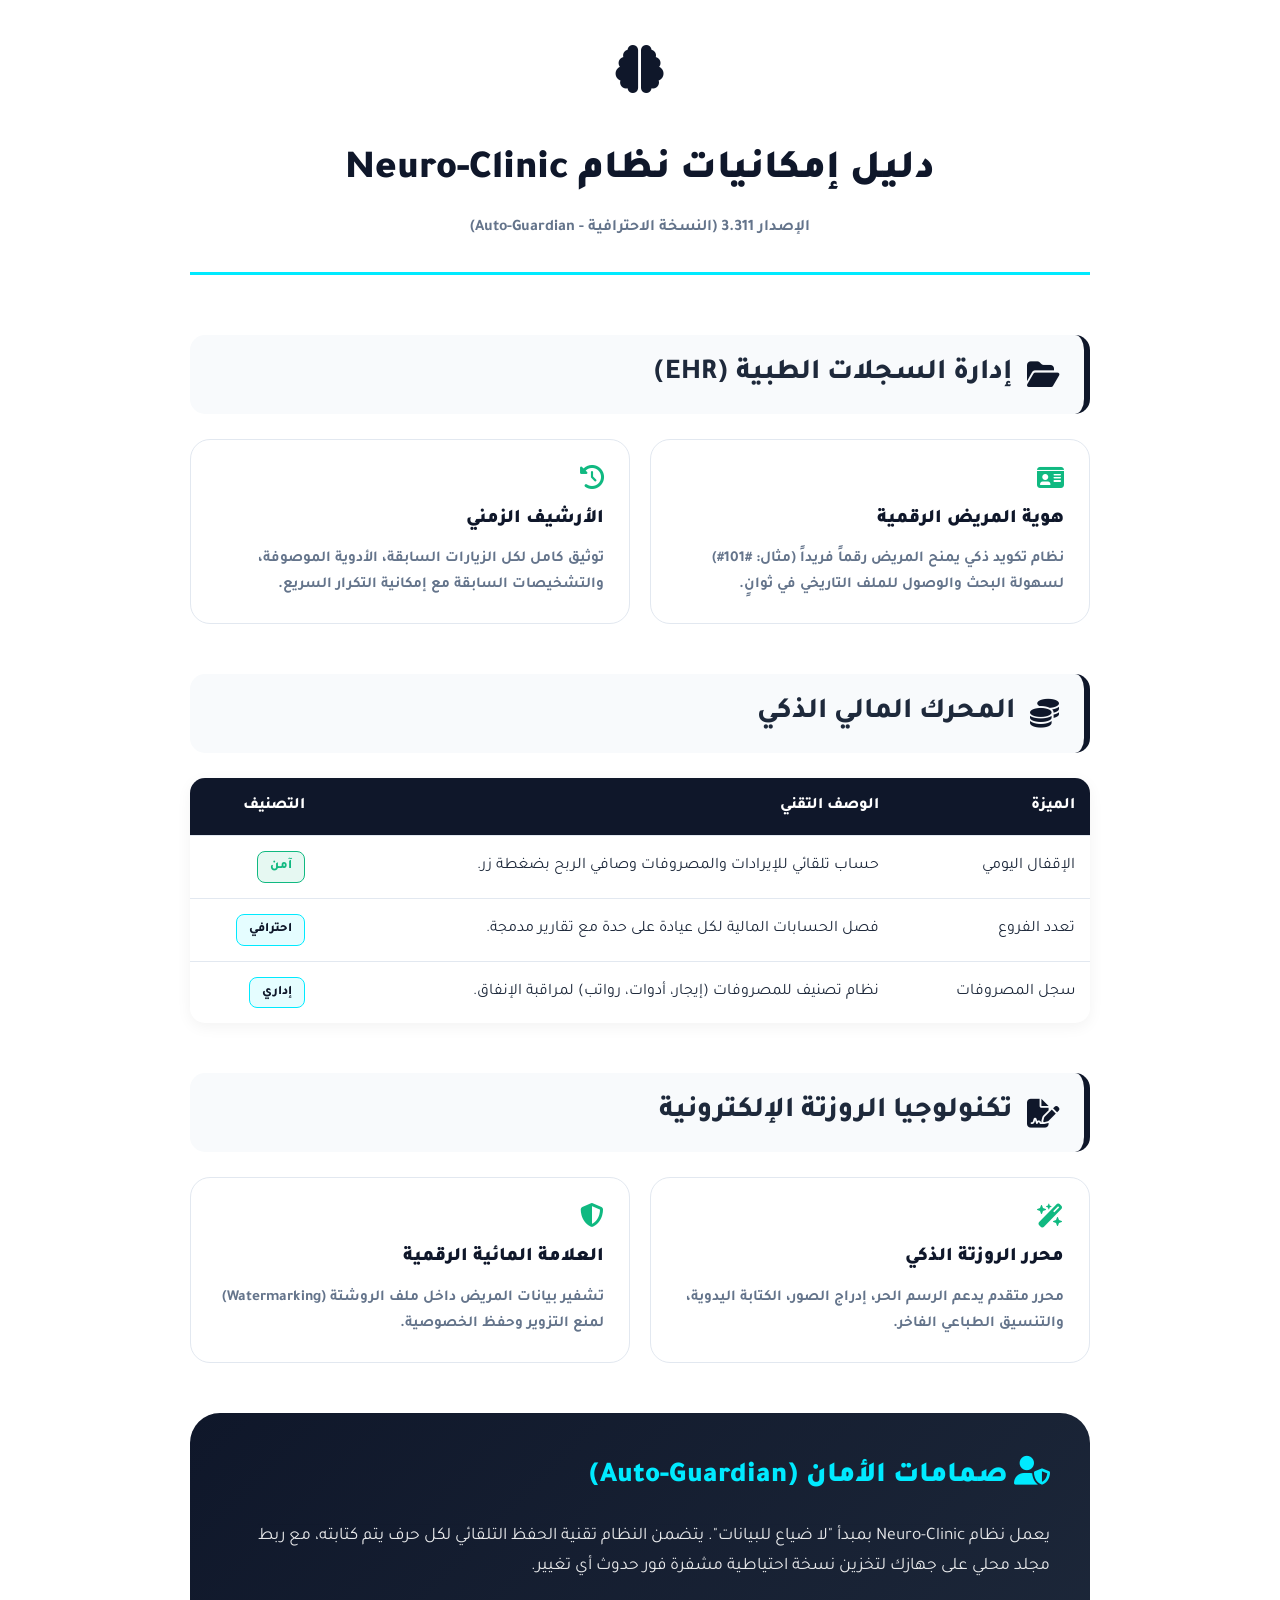
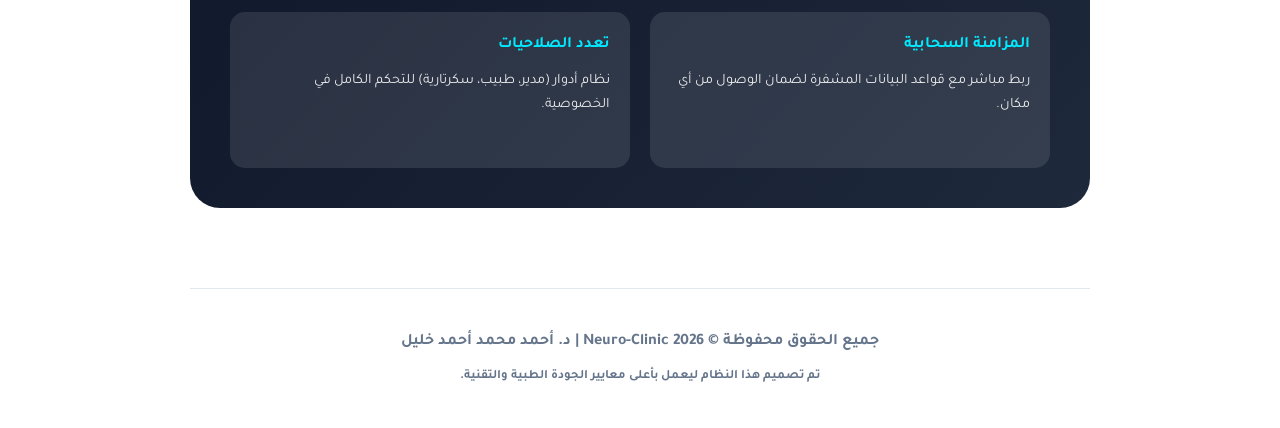
<file: capabilities_guide.html>
<!DOCTYPE html>
<html lang="ar" dir="rtl">

<head>
    <meta charset="UTF-8">
    <meta name="viewport" content="width=device-width, initial-scale=1.0">
    <title>دليل الإمكانيات | Neuro-Clinic Pro</title>
    <link href="https://fonts.googleapis.com/css2?family=Tajawal:wght@400;500;700;800;900&display=swap"
        rel="stylesheet">
    <link rel="stylesheet" href="https://cdnjs.cloudflare.com/ajax/libs/font-awesome/6.4.0/css/all.min.css">
    <style>
        :root {
            --primary: #0f172a;
            --accent: #00eaff;
            --success: #10b981;
            --warning: #f59e0b;
            --danger: #ef4444;
            --text-main: #1e293b;
            --text-muted: #64748b;
            --bg-light: #f8fafc;
        }

        * {
            box-sizing: border-box;
            margin: 0;
            padding: 0;
        }

        body {
            font-family: 'Tajawal', sans-serif;
            background-color: #fff;
            color: var(--text-main);
            line-height: 1.7;
            padding: 40px;
        }

        .container {
            max-width: 900px;
            margin: 0 auto;
        }

        header {
            text-align: center;
            margin-bottom: 60px;
            padding-bottom: 30px;
            border-bottom: 3px solid var(--accent);
        }

        .logo-area {
            font-size: 3rem;
            color: var(--primary);
            margin-bottom: 15px;
        }

        h1 {
            font-weight: 900;
            font-size: 2.5rem;
            color: var(--primary);
        }

        .version {
            color: var(--text-muted);
            font-weight: 700;
            margin-top: 10px;
        }

        section {
            margin-bottom: 50px;
            page-break-inside: avoid;
        }

        .section-header {
            display: flex;
            align-items: center;
            gap: 15px;
            margin-bottom: 25px;
            background: var(--bg-light);
            padding: 15px 25px;
            border-radius: 15px;
            border-right: 6px solid var(--primary);
        }

        .section-header i {
            font-size: 1.8rem;
            color: var(--primary);
        }

        .section-header h2 {
            font-size: 1.8rem;
            font-weight: 800;
        }

        .feature-grid {
            display: grid;
            grid-template-columns: 1fr 1fr;
            gap: 20px;
        }

        .feature-card {
            background: #fff;
            border: 1px solid #e2e8f0;
            padding: 25px;
            border-radius: 20px;
            transition: 0.3s;
        }

        .feature-card i {
            font-size: 1.5rem;
            color: var(--success);
            margin-bottom: 15px;
            display: block;
        }

        .feature-card h3 {
            font-size: 1.2rem;
            font-weight: 900;
            margin-bottom: 10px;
            color: var(--primary);
        }

        .feature-card p {
            font-size: 0.95rem;
            color: var(--text-muted);
            font-weight: 600;
        }

        table {
            width: 100%;
            border-collapse: collapse;
            margin-top: 20px;
            border-radius: 15px;
            overflow: hidden;
            box-shadow: 0 4px 15px rgba(0, 0, 0, 0.05);
        }

        th,
        td {
            padding: 15px;
            text-align: right;
            border-bottom: 1px solid #e2e8f0;
        }

        th {
            background-color: var(--primary);
            color: #fff;
            font-weight: 800;
        }

        tr:last-child td {
            border-bottom: none;
        }

        .badge {
            padding: 4px 12px;
            border-radius: 8px;
            font-size: 0.8rem;
            font-weight: 800;
            display: inline-block;
        }

        .badge-pro {
            background: rgba(0, 234, 255, 0.1);
            color: var(--primary);
            border: 1px solid var(--accent);
        }

        .badge-locked {
            background: rgba(16, 185, 129, 0.1);
            color: var(--success);
            border: 1px solid var(--success);
        }

        .tech-box {
            background: linear-gradient(135deg, #0f172a 0%, #1e293b 100%);
            color: #fff;
            padding: 40px;
            border-radius: 30px;
            margin-top: 40px;
            position: relative;
            overflow: hidden;
        }

        .tech-box h2 {
            color: var(--accent);
            margin-bottom: 20px;
            font-size: 1.8rem;
            font-weight: 900;
        }

        .tech-box p {
            opacity: 0.9;
            font-size: 1.1rem;
            margin-bottom: 30px;
        }

        .footer {
            text-align: center;
            margin-top: 80px;
            padding-top: 40px;
            border-top: 1px solid #e2e8f0;
            color: var(--text-muted);
            font-weight: 700;
        }

        @media print {
            body {
                padding: 0;
            }

            .container {
                max-width: 100%;
            }

            .feature-card {
                border: 1px solid #eee;
            }

            .tech-box {
                background: #f0f4f8 !important;
                color: #000 !important;
                border: 2px solid #000;
            }

            .tech-box h2 {
                color: #000 !important;
            }

            .tech-box p {
                color: #333 !important;
            }
        }
    </style>
</head>

<body>
    <div class="container">
        <header>
            <div class="logo-area">
                <i class="fa-solid fa-brain"></i>
            </div>
            <h1>دليل إمكانيات نظام Neuro-Clinic</h1>
            <p class="version">الإصدار 3.311 (النسخة الاحترافية - Auto-Guardian)</p>
        </header>

        <!-- Core Module -->
        <section>
            <div class="section-header">
                <i class="fa-solid fa-folder-open"></i>
                <h2>إدارة السجلات الطبية (EHR)</h2>
            </div>
            <div class="feature-grid">
                <div class="feature-card">
                    <i class="fa-solid fa-id-card"></i>
                    <h3>هوية المريض الرقمية</h3>
                    <p>نظام تكويد ذكي يمنح المريض رقماً فريداً (مثال: #101#) لسهولة البحث والوصول للملف التاريخي في
                        ثوانٍ.</p>
                </div>
                <div class="feature-card">
                    <i class="fa-solid fa-clock-rotate-left"></i>
                    <h3>الأرشيف الزمني</h3>
                    <p>توثيق كامل لكل الزيارات السابقة، الأدوية الموصوفة، والتشخيصات السابقة مع إمكانية التكرار السريع.
                    </p>
                </div>
            </div>
        </section>

        <!-- Finance Module -->
        <section>
            <div class="section-header">
                <i class="fa-solid fa-coins"></i>
                <h2>المحرك المالي الذكي</h2>
            </div>
            <table>
                <thead>
                    <tr>
                        <th>الميزة</th>
                        <th>الوصف التقني</th>
                        <th>التصنيف</th>
                    </tr>
                </thead>
                <tbody>
                    <tr>
                        <td>الإقفال اليومي</td>
                        <td>حساب تلقائي للإيرادات والمصروفات وصافي الربح بضغطة زر.</td>
                        <td><span class="badge badge-locked">آمن</span></td>
                    </tr>
                    <tr>
                        <td>تعدد الفروع</td>
                        <td>فصل الحسابات المالية لكل عيادة على حدة مع تقارير مدمجة.</td>
                        <td><span class="badge badge-pro">احترافي</span></td>
                    </tr>
                    <tr>
                        <td>سجل المصروفات</td>
                        <td>نظام تصنيف للمصروفات (إيجار، أدوات، رواتب) لمراقبة الإنفاق.</td>
                        <td><span class="badge badge-pro">إداري</span></td>
                    </tr>
                </tbody>
            </table>
        </section>

        <!-- Prescription Tech -->
        <section>
            <div class="section-header">
                <i class="fa-solid fa-file-signature"></i>
                <h2>تكنولوجيا الروزتة الإلكترونية</h2>
            </div>
            <div class="feature-grid">
                <div class="feature-card">
                    <i class="fa-solid fa-wand-magic-sparkles"></i>
                    <h3>محرر الروزتة الذكي</h3>
                    <p>محرر متقدم يدعم الرسم الحر، إدراج الصور، الكتابة اليدوية، والتنسيق الطباعي الفاخر.</p>
                </div>
                <div class="feature-card">
                    <i class="fa-solid fa-shield-halved"></i>
                    <h3>العلامة المائية الرقمية</h3>
                    <p>تشفير بيانات المريض داخل ملف الروشتة (Watermarking) لمنع التزوير وحفظ الخصوصية.</p>
                </div>
            </div>
        </section>

        <!-- Data Security -->
        <section class="tech-box">
            <h2><i class="fa-solid fa-user-shield"></i> صمامات الأمان (Auto-Guardian)</h2>
            <p>يعمل نظام Neuro-Clinic بمبدأ "لا ضياع للبيانات". يتضمن النظام تقنية الحفظ التلقائي لكل حرف يتم كتابته، مع
                ربط مجلد محلي على جهازك لتخزين نسخة احتياطية مشفرة فور حدوث أي تغيير.</p>
            <div style="display: grid; grid-template-columns: 1fr 1fr; gap: 20px;">
                <div style="background: rgba(255,255,255,0.1); padding: 20px; border-radius: 15px;">
                    <h4 style="color: var(--accent); margin-bottom: 10px;">المزامنة السحابية</h4>
                    <p style="font-size: 0.9rem;">ربط مباشر مع قواعد البيانات المشفرة لضمان الوصول من أي مكان.</p>
                </div>
                <div style="background: rgba(255,255,255,0.1); padding: 20px; border-radius: 15px;">
                    <h4 style="color: var(--accent); margin-bottom: 10px;">تعدد الصلاحيات</h4>
                    <p style="font-size: 0.9rem;">نظام أدوار (مدير، طبيب، سكرتارية) للتحكم الكامل في الخصوصية.</p>
                </div>
            </div>
        </section>

        <footer class="footer">
            <p>جميع الحقوق محفوظة &copy; 2026 Neuro-Clinic | د. أحمد محمد أحمد خليل</p>
            <p style="margin-top: 10px; font-size: 0.8rem;">تم تصميم هذا النظام ليعمل بأعلى معايير الجودة الطبية
                والتقنية.</p>
        </footer>
    </div>
</body>

</html>
</file>
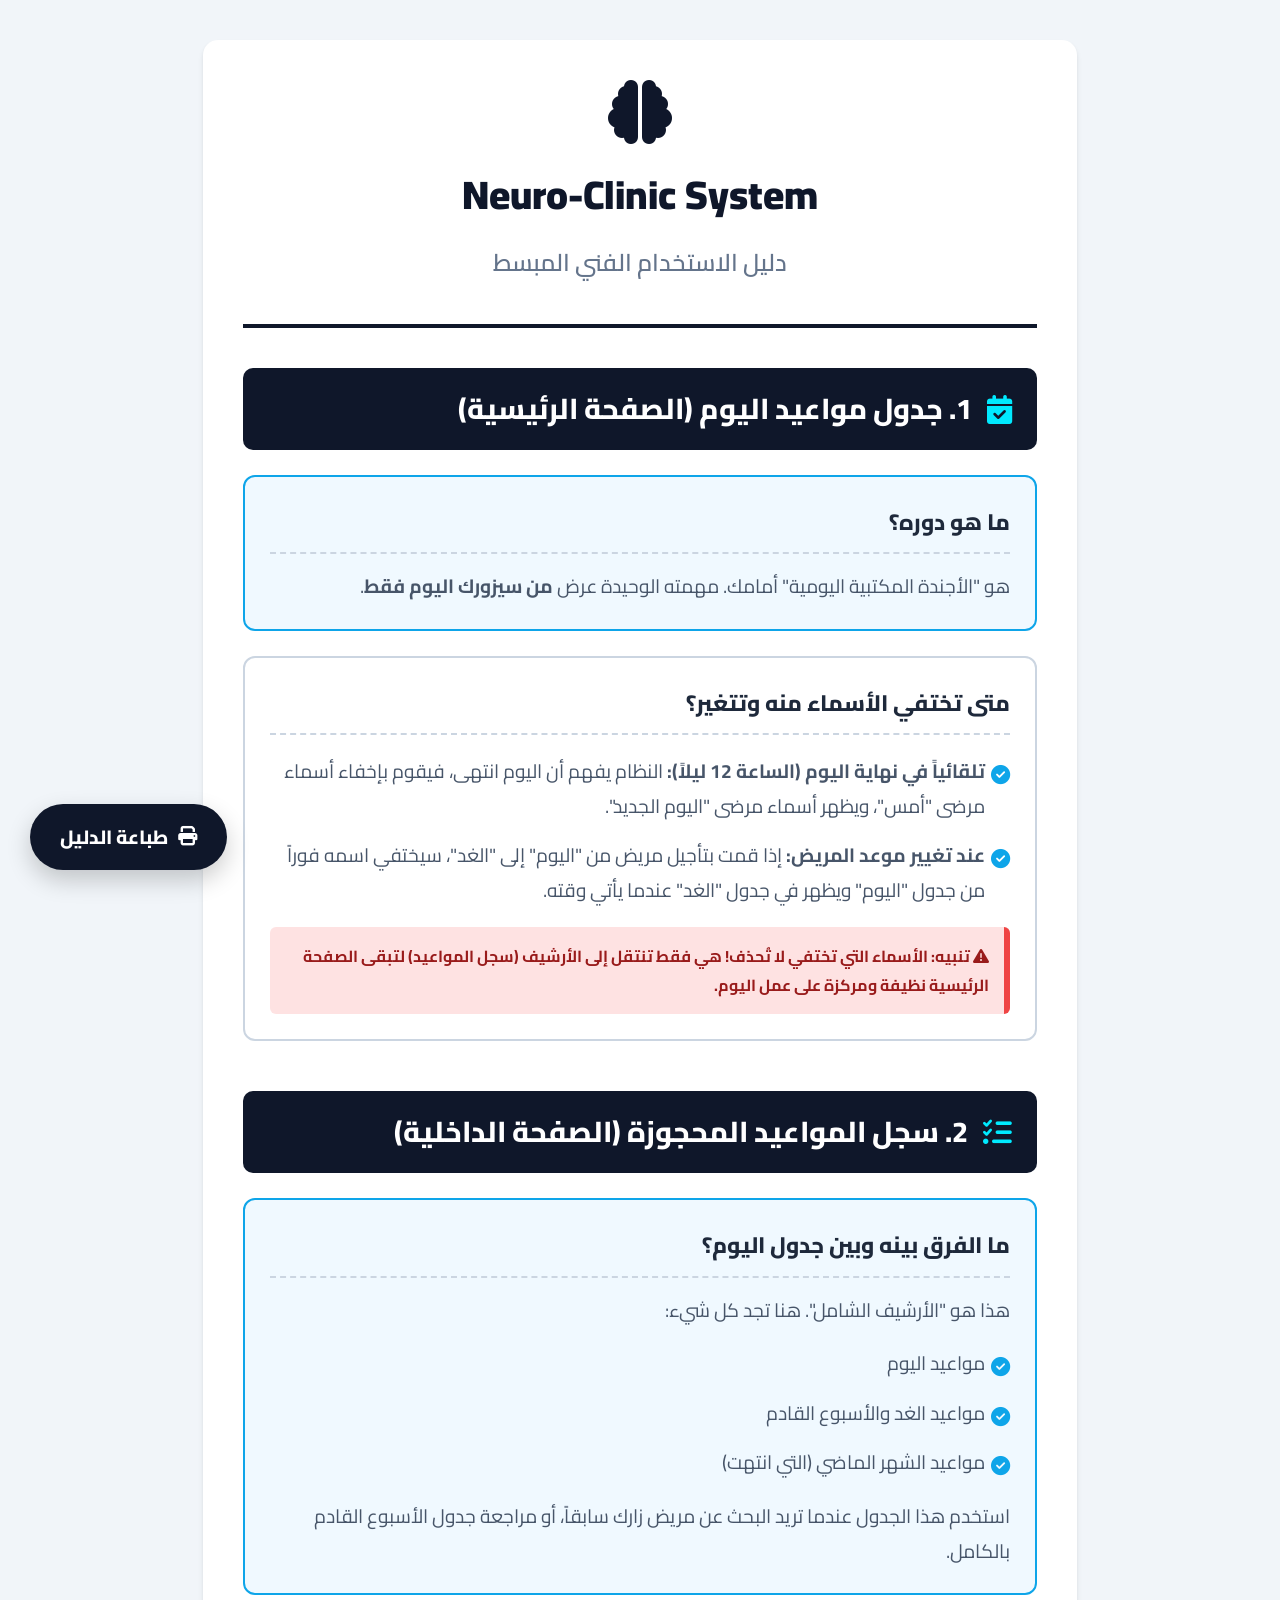
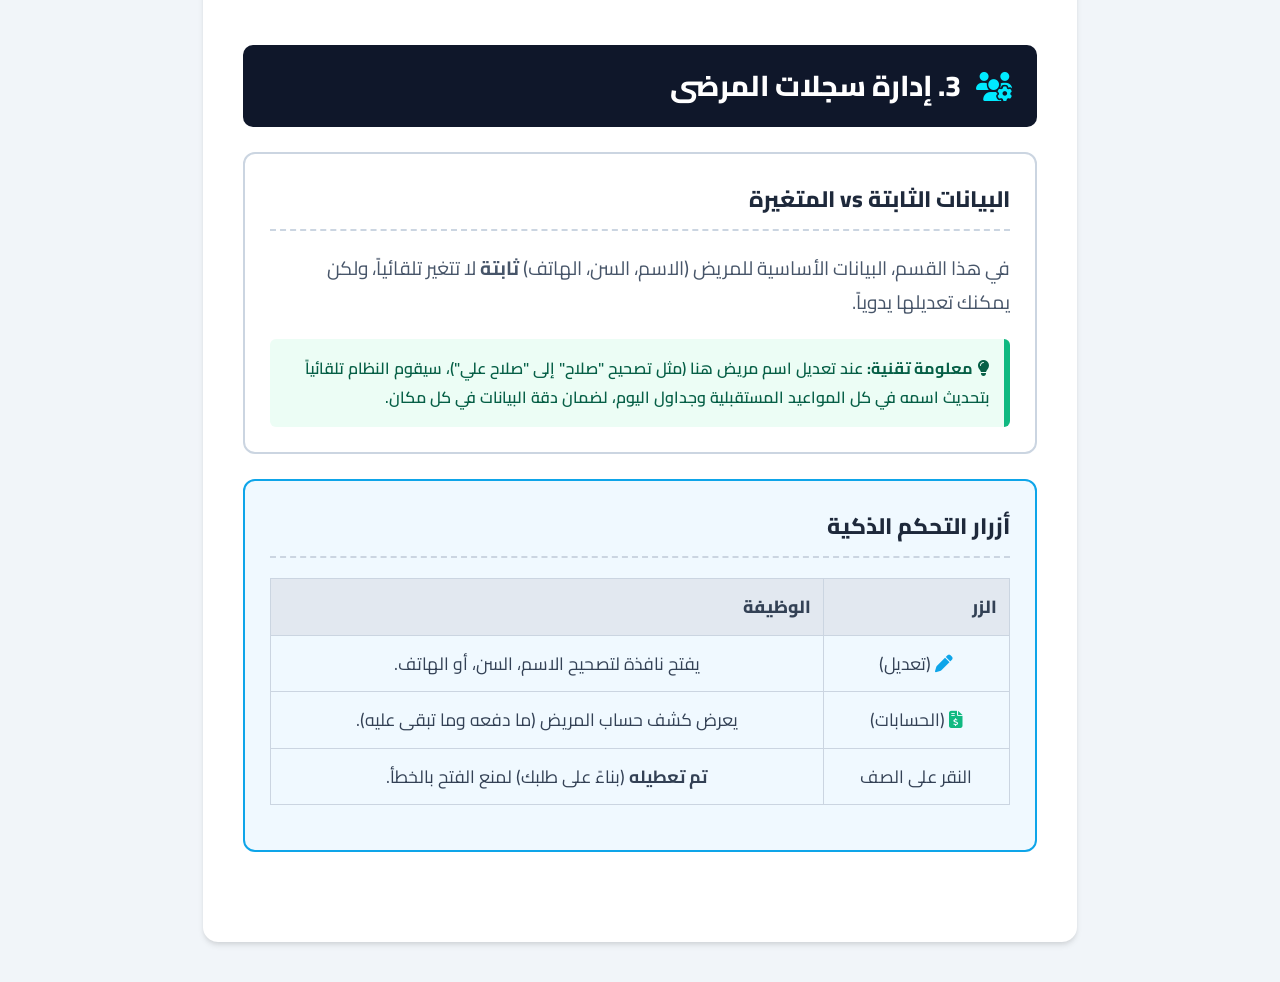
<file: clinic-features-guide.html>
<!DOCTYPE html>
<html lang="ar" dir="rtl">

<head>
    <meta charset="UTF-8">
    <meta name="viewport" content="width=device-width, initial-scale=1.0">
    <title>دليل استخدام نظام إدارة العيادة الذكي</title>
    <!-- Google Fonts -->
    <link href="https://fonts.googleapis.com/css2?family=Cairo:wght@400;600;700;900&display=swap" rel="stylesheet">
    <!-- Font Awesome -->
    <link rel="stylesheet" href="https://cdnjs.cloudflare.com/ajax/libs/font-awesome/6.4.0/css/all.min.css">
    <style>
        :root {
            --primary-color: #0f172a;
            --accent-color: #00eaff;
            --secondary-color: #1e293b;
            --text-color: #334155;
            --highlight-bg: #e0f2fe;
            --border-color: #cbd5e1;
        }

        @media print {
            body {
                background: white !important;
                -webkit-print-color-adjust: exact !important;
                print-color-adjust: exact !important;
            }

            .page-break {
                page-break-before: always;
            }

            .no-print {
                display: none !important;
            }

            .container {
                width: 100% !important;
                max-width: none !important;
                margin: 0 !important;
                padding: 0 20px !important;
                box-shadow: none !important;
            }
        }

        body {
            font-family: 'Cairo', sans-serif;
            background-color: #f1f5f9;
            color: var(--text-color);
            margin: 0;
            padding: 40px 20px;
            text-align: right;
            line-height: 1.8;
        }

        .container {
            max-width: 210mm;
            /* A4 Width */
            margin: 0 auto;
            background: white;
            padding: 40px;
            border-radius: 15px;
            box-shadow: 0 4px 6px -1px rgba(0, 0, 0, 0.1), 0 2px 4px -1px rgba(0, 0, 0, 0.06);
            min-height: 297mm;
            /* A4 Height */
        }

        /* Header */
        .header {
            text-align: center;
            border-bottom: 4px solid var(--primary-color);
            padding-bottom: 20px;
            margin-bottom: 40px;
        }

        .header h1 {
            color: var(--primary-color);
            font-size: 2.5rem;
            font-weight: 900;
            margin: 0;
        }

        .header h2 {
            color: #64748b;
            font-size: 1.5rem;
            font-weight: 600;
            margin-top: 10px;
        }

        .logo-icon {
            font-size: 4rem;
            color: var(--primary-color);
            margin-bottom: 15px;
        }

        /* Sections */
        .section {
            margin-bottom: 50px;
        }

        .section-title {
            background: var(--primary-color);
            color: white;
            padding: 15px 25px;
            border-radius: 10px;
            font-size: 1.8rem;
            font-weight: 800;
            margin-bottom: 25px;
            display: flex;
            align-items: center;
            gap: 15px;
        }

        .section-title i {
            color: var(--accent-color);
        }

        /* Cards & Explanations */
        .concept-card {
            border: 2px solid var(--border-color);
            border-radius: 12px;
            padding: 25px;
            margin-bottom: 25px;
            background: #fff;
        }

        .concept-card.highlight {
            border-color: #0ea5e9;
            background: #f0f9ff;
        }

        .concept-title {
            font-size: 1.4rem;
            font-weight: 800;
            color: var(--secondary-color);
            margin-bottom: 15px;
            border-bottom: 2px dashed #cbd5e1;
            padding-bottom: 10px;
        }

        .concept-content {
            font-size: 1.2rem;
            color: #475569;
        }

        .important-note {
            background-color: #fee2e2;
            border-right: 6px solid #ef4444;
            padding: 15px;
            margin-top: 15px;
            border-radius: 6px;
            font-weight: 700;
            color: #991b1b;
        }

        .tip-box {
            background-color: #ecfdf5;
            border-right: 6px solid #10b981;
            padding: 15px;
            margin-top: 15px;
            border-radius: 6px;
            font-weight: 600;
            color: #065f46;
        }

        /* Table Simulation */
        .mock-table {
            width: 100%;
            border-collapse: collapse;
            margin: 20px 0;
            font-size: 1.1rem;
        }

        .mock-table th {
            background: #e2e8f0;
            padding: 12px;
            border: 1px solid #cbd5e1;
            font-weight: 800;
        }

        .mock-table td {
            padding: 12px;
            border: 1px solid #cbd5e1;
            text-align: center;
        }

        /* Buttons */
        .print-btn {
            position: fixed;
            bottom: 30px;
            left: 30px;
            background: var(--primary-color);
            color: white;
            border: none;
            padding: 15px 30px;
            font-size: 1.2rem;
            font-weight: 800;
            border-radius: 50px;
            cursor: pointer;
            box-shadow: 0 10px 25px rgba(0, 0, 0, 0.2);
            transition: transform 0.2s;
            z-index: 1000;
            font-family: 'Cairo', sans-serif;
            display: flex;
            align-items: center;
            gap: 10px;
        }

        .print-btn:hover {
            transform: scale(1.05);
            background: #1e293b;
        }

        ul {
            list-style-type: none;
            padding: 0;
        }

        li {
            position: relative;
            padding-right: 25px;
            margin-bottom: 15px;
            font-size: 1.2rem;
        }

        li:before {
            content: "\f058";
            font-family: "Font Awesome 6 Free";
            font-weight: 900;
            color: #0ea5e9;
            position: absolute;
            right: 0;
            top: 4px;
        }
    </style>
</head>

<body>

    <button class="print-btn no-print" onclick="window.print()">
        <i class="fa-solid fa-print"></i> طباعة الدليل
    </button>

    <div class="container">

        <!-- Page 1: Overview & Appointments -->
        <div class="header">
            <i class="fa-solid fa-brain logo-icon"></i>
            <h1>Neuro-Clinic System</h1>
            <h2>دليل الاستخدام الفني المبسط</h2>
        </div>

        <div class="section">
            <div class="section-title">
                <i class="fa-solid fa-calendar-check"></i>
                1. جدول مواعيد اليوم (الصفحة الرئيسية)
            </div>

            <div class="concept-card highlight">
                <div class="concept-title">ما هو دوره؟</div>
                <div class="concept-content">
                    هو "الأجندة المكتبية اليومية" أمامك. مهمته الوحيدة عرض <strong>من سيزورك اليوم فقط</strong>.
                </div>
            </div>

            <div class="concept-card">
                <div class="concept-title">متى تختفي الأسماء منه وتتغير؟</div>
                <div class="concept-content">
                    <ul>
                        <li><strong>تلقائياً في نهاية اليوم (الساعة 12 ليلاً):</strong> النظام يفهم أن اليوم انتهى،
                            فيقوم بإخفاء أسماء مرضى "أمس"، ويظهر أسماء مرضى "اليوم الجديد".</li>
                        <li><strong>عند تغيير موعد المريض:</strong> إذا قمت بتأجيل مريض من "اليوم" إلى "الغد"، سيختفي
                            اسمه فوراً من جدول "اليوم" ويظهر في جدول "الغد" عندما يأتي وقته.</li>
                    </ul>
                </div>
                <div class="important-note">
                    <i class="fa-solid fa-triangle-exclamation"></i>
                    تنبيه: الأسماء التي تختفي لا تُحذف! هي فقط تنتقل إلى الأرشيف (سجل المواعيد) لتبقى الصفحة الرئيسية
                    نظيفة ومركزة على عمل اليوم.
                </div>
            </div>
        </div>

        <!-- Page Break for Printing -->
        <div class="page-break"></div>

        <!-- Page 2: Full Schedule & Patient Records -->
        <div class="section" style="margin-top: 40px;">
            <div class="section-title">
                <i class="fa-solid fa-list-check"></i>
                2. سجل المواعيد المحجوزة (الصفحة الداخلية)
            </div>

            <div class="concept-card highlight">
                <div class="concept-title">ما الفرق بينه وبين جدول اليوم؟</div>
                <div class="concept-content">
                    هذا هو "الأرشيف الشامل". هنا تجد كل شيء:
                    <ul>
                        <li>مواعيد اليوم</li>
                        <li>مواعيد الغد والأسبوع القادم</li>
                        <li>مواعيد الشهر الماضي (التي انتهت)</li>
                    </ul>
                    استخدم هذا الجدول عندما تريد البحث عن مريض زارك سابقاً، أو مراجعة جدول الأسبوع القادم بالكامل.
                </div>
            </div>
        </div>

        <div class="section">
            <div class="section-title">
                <i class="fa-solid fa-users-gear"></i>
                3. إدارة سجلات المرضى
            </div>

            <div class="concept-card">
                <div class="concept-title">البيانات الثابتة vs المتغيرة</div>
                <div class="concept-content">
                    <p>في هذا القسم، البيانات الأساسية للمريض (الاسم، السن، الهاتف) <strong>ثابتة</strong> لا تتغير
                        تلقائياً، ولكن يمكنك تعديلها يدوياً.</p>
                </div>
                <div class="tip-box">
                    <i class="fa-solid fa-lightbulb"></i>
                    <strong>معلومة تقنية:</strong> عند تعديل اسم مريض هنا (مثل تصحيح "صلاح" إلى "صلاح علي")، سيقوم
                    النظام تلقائياً بتحديث اسمه في كل المواعيد المستقبلية وجداول اليوم، لضمان دقة البيانات في كل مكان.
                </div>
            </div>

            <div class="concept-card highlight">
                <div class="concept-title">أزرار التحكم الذكية</div>
                <table class="mock-table">
                    <thead>
                        <tr>
                            <th>الزر</th>
                            <th>الوظيفة</th>
                        </tr>
                    </thead>
                    <tbody>
                        <tr>
                            <td><i class="fa-solid fa-pen" style="color: #0ea5e9;"></i> (تعديل)</td>
                            <td>يفتح نافذة لتصحيح الاسم، السن، أو الهاتف.</td>
                        </tr>
                        <tr>
                            <td><i class="fa-solid fa-file-invoice-dollar" style="color: #10b981;"></i> (الحسابات)</td>
                            <td>يعرض كشف حساب المريض (ما دفعه وما تبقى عليه).</td>
                        </tr>
                        <tr>
                            <td>النقر على الصف</td>
                            <td><strong>تم تعطيله</strong> (بناءً على طلبك) لمنع الفتح بالخطأ.</td>
                        </tr>
                    </tbody>
                </table>
            </div>
        </div>

    </div>

</body>

</html>
</file>
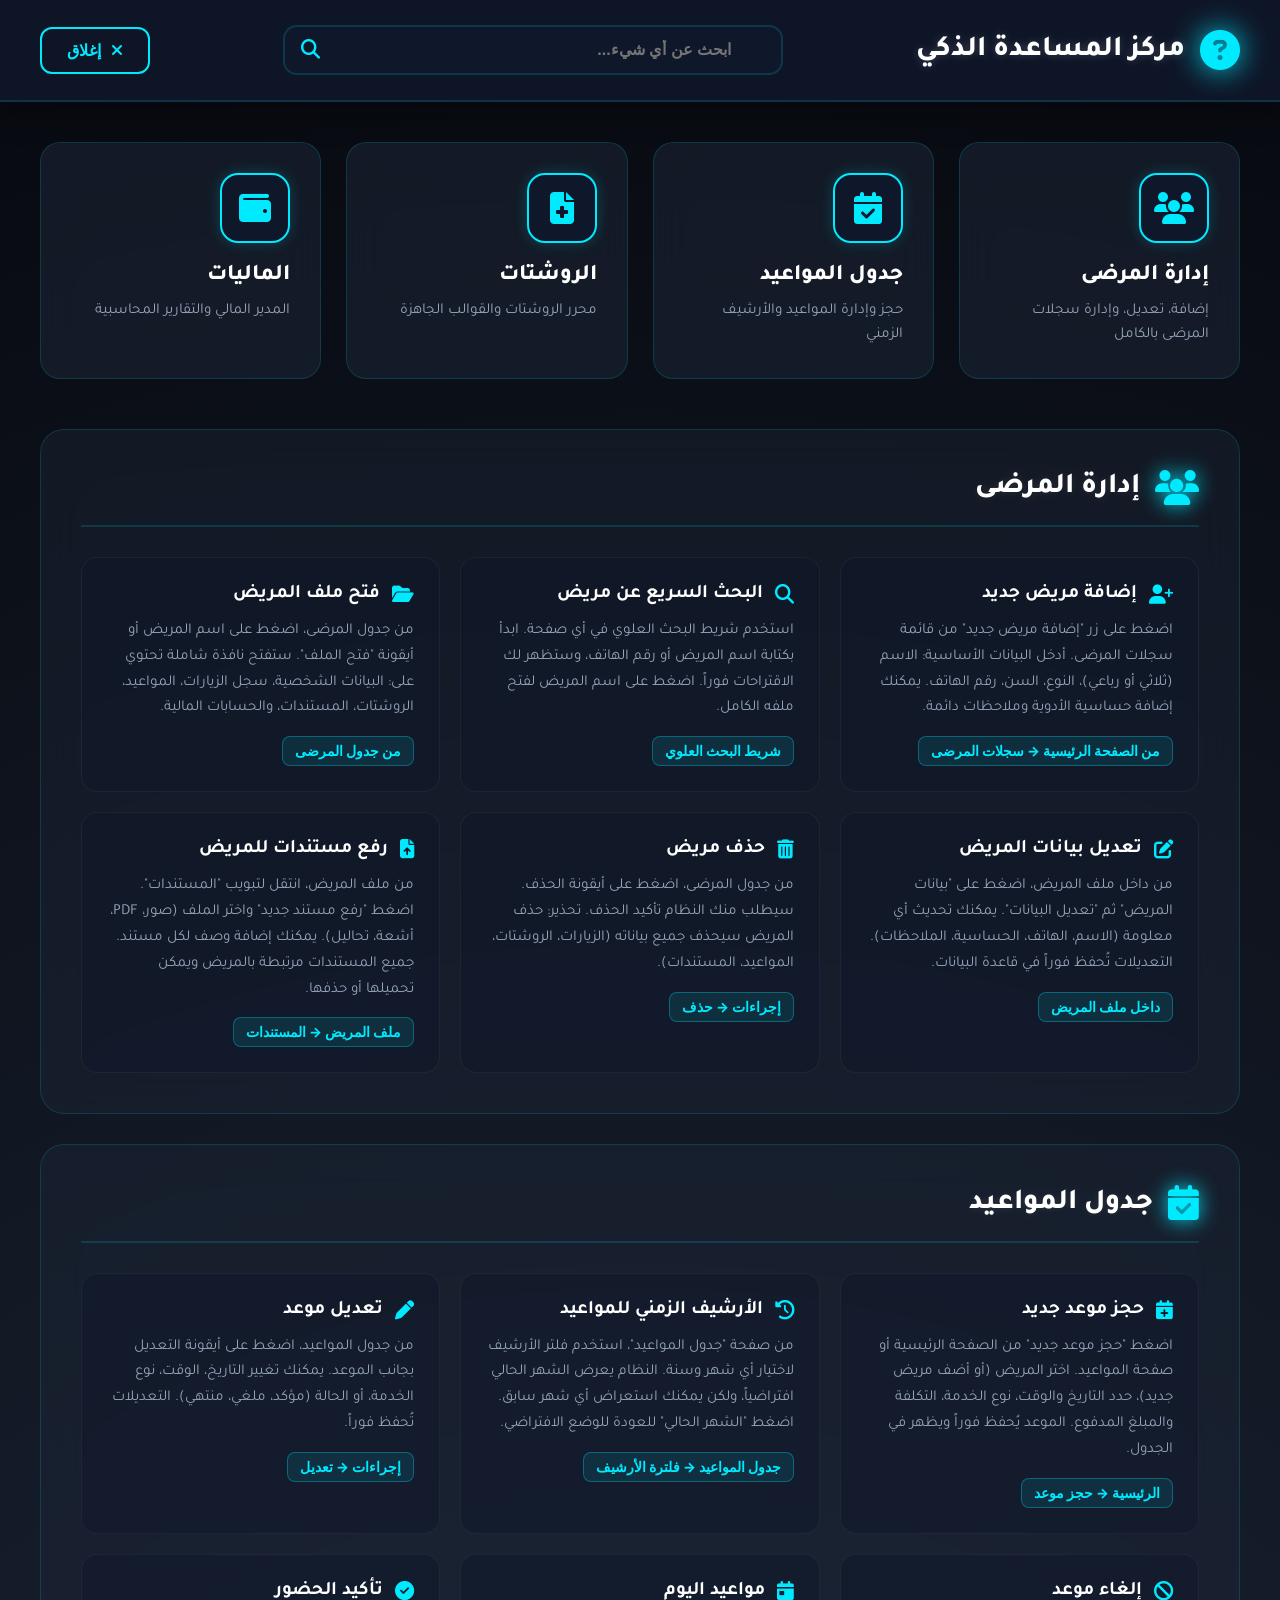
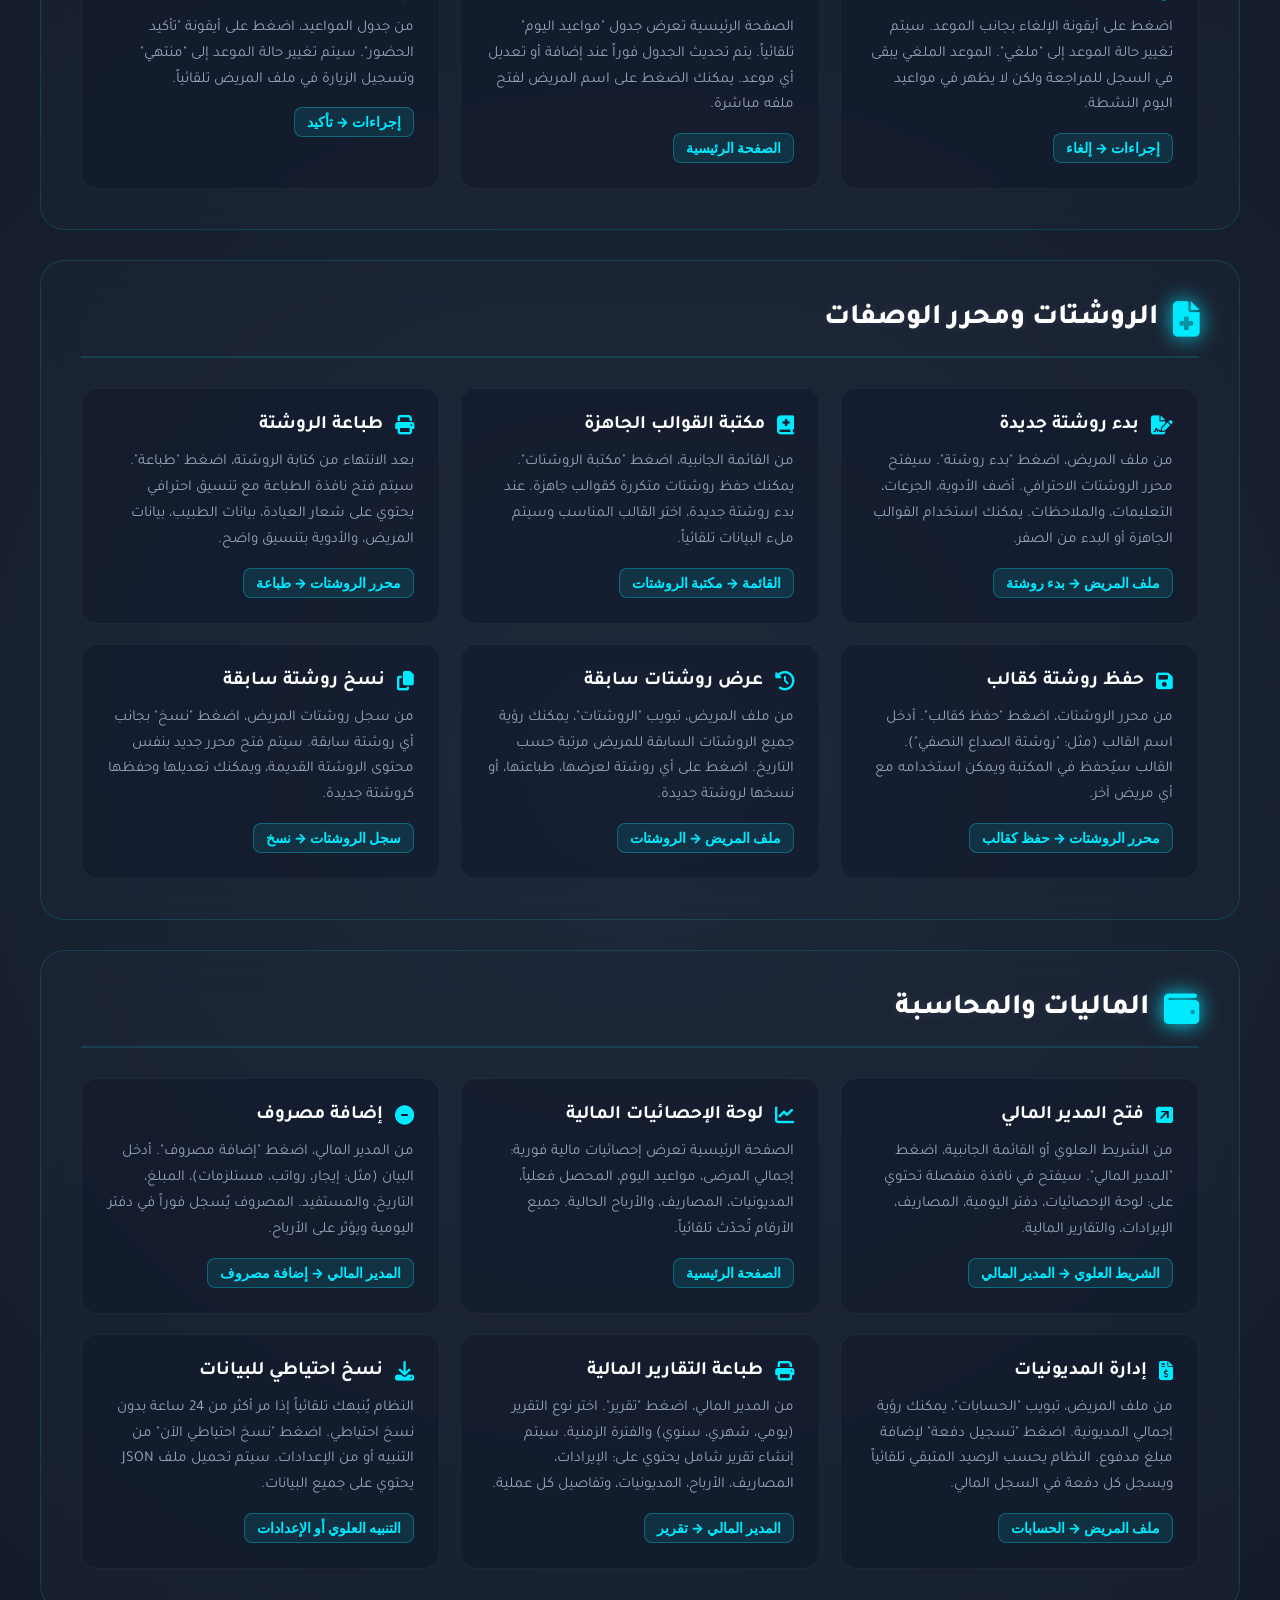
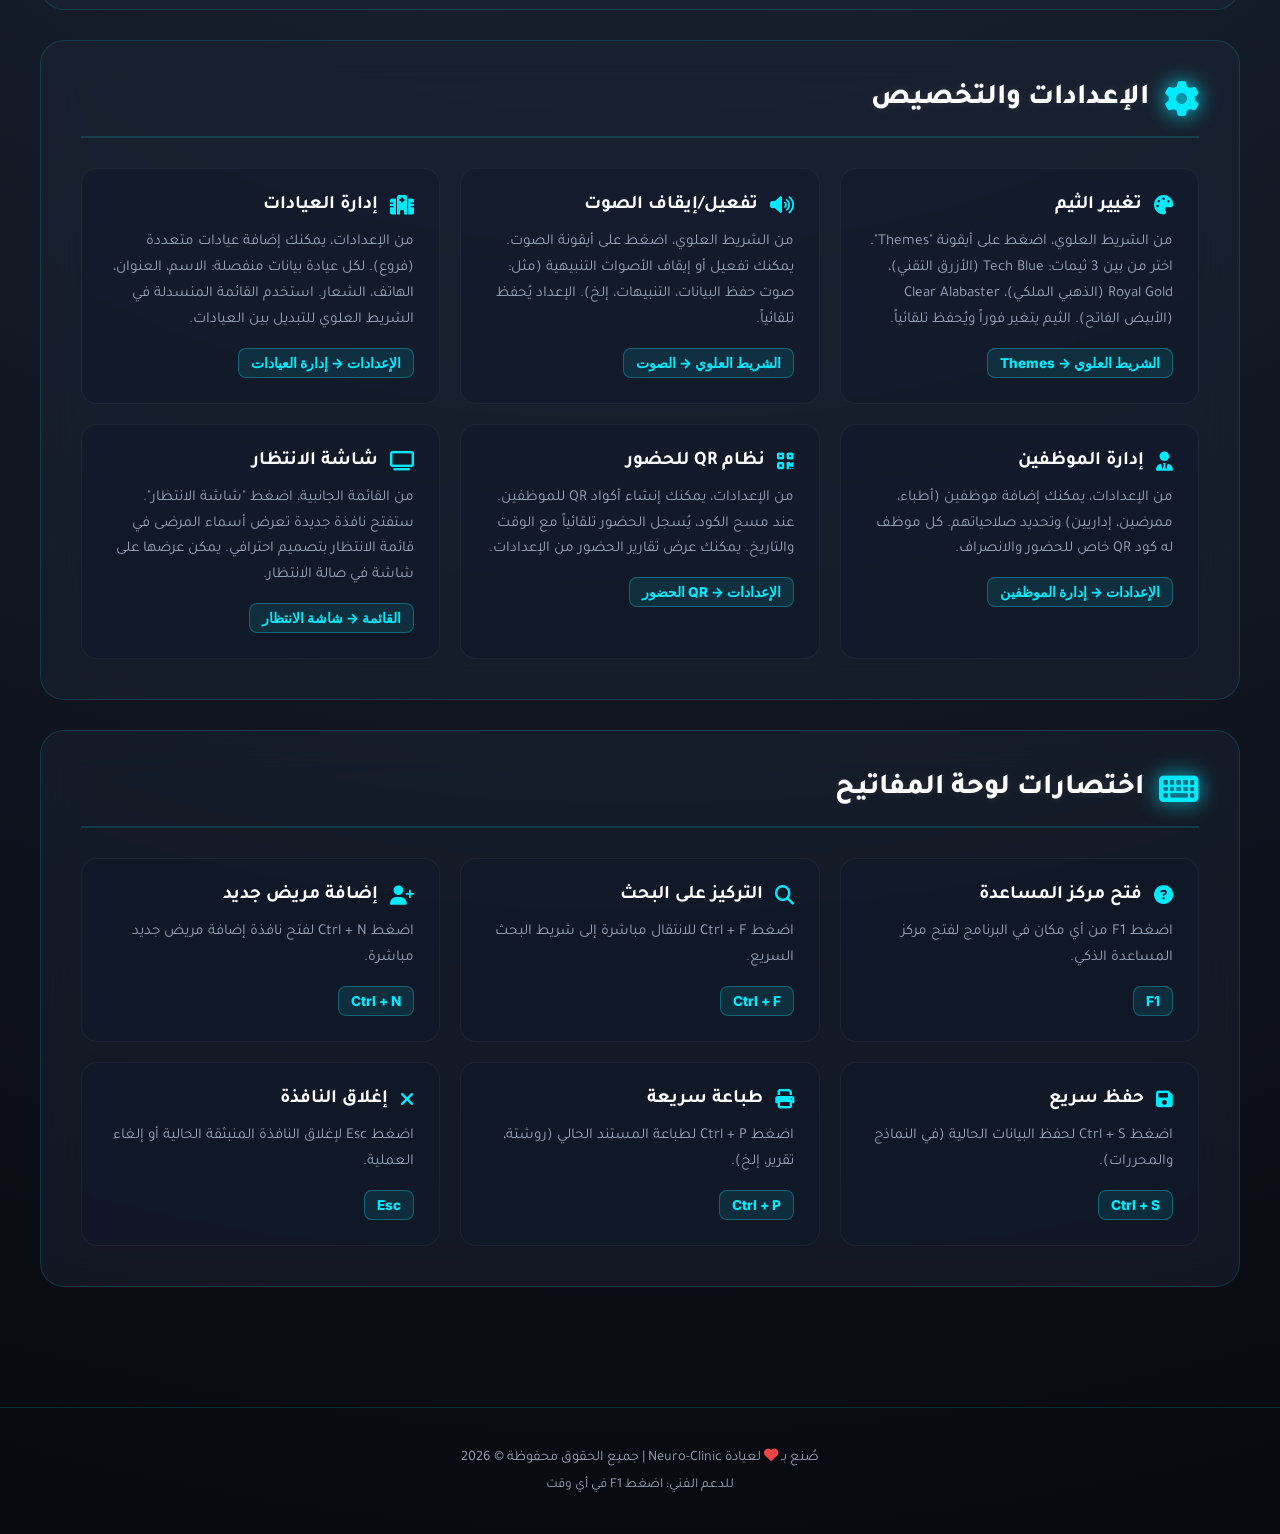
<file: help-center.html>
<!DOCTYPE html>
<html lang="ar" dir="rtl">

<head>
    <meta charset="UTF-8">
    <meta name="viewport" content="width=device-width, initial-scale=1.0">
    <title>مركز المساعدة | Neuro-Clinic Help Center</title>
    <link rel="preconnect" href="https://fonts.googleapis.com">
    <link rel="preconnect" href="https://fonts.gstatic.com" crossorigin>
    <link
        href="https://fonts.googleapis.com/css2?family=Tajawal:wght@400;500;700;800&family=Inter:wght@400;500;600;700;800&display=swap"
        rel="stylesheet">
    <link rel="stylesheet" href="https://cdnjs.cloudflare.com/ajax/libs/font-awesome/6.4.0/css/all.min.css">
    <style>
        :root {
            --bg-deep: #07090f;
            --bg-surface: #1e293b;
            --accent-blue: #00eaff;
            --accent-glow: #00eaff;
            --glass-bg: rgba(15, 23, 42, 0.7);
            --glass-border: rgba(0, 234, 255, 0.15);
            --text-primary: #f3f4f6;
            --text-secondary: #94a3b8;
            --neon-shadow: 0 0 20px rgba(0, 234, 255, 0.2);
            --theme-accent: #00eaff;
            --theme-panel-bg: #1e293b;
            --theme-border: rgba(0, 234, 255, 0.3);
            --theme-glow: 0 0 30px rgba(0, 234, 255, 0.2);
        }

        * {
            margin: 0;
            padding: 0;
            box-sizing: border-box;
        }

        body {
            font-family: 'Tajawal', 'Inter', sans-serif;
            background: radial-gradient(circle at 50% 50%, #1e293b 0%, #07090f 100%);
            color: var(--text-primary);
            direction: rtl;
            overflow-x: hidden;
            padding: 0;
            margin: 0;
        }

        /* Header */
        .help-header {
            background: rgba(15, 23, 42, 0.95);
            backdrop-filter: blur(20px);
            border-bottom: 2px solid var(--glass-border);
            padding: 25px 40px;
            position: sticky;
            top: 0;
            z-index: 1000;
            box-shadow: 0 10px 30px rgba(0, 0, 0, 0.3);
        }

        .help-header-content {
            max-width: 1400px;
            margin: 0 auto;
            display: flex;
            justify-content: space-between;
            align-items: center;
        }

        .help-logo {
            display: flex;
            align-items: center;
            gap: 15px;
        }

        .help-logo i {
            font-size: 2.5rem;
            color: var(--accent-blue);
            filter: drop-shadow(0 0 15px var(--accent-blue));
        }

        .help-logo h1 {
            font-size: 1.8rem;
            font-weight: 800;
            color: #fff;
            text-shadow: 0 0 10px rgba(255, 255, 255, 0.2);
        }

        .help-search {
            flex: 1;
            max-width: 500px;
            margin: 0 40px;
            position: relative;
        }

        .help-search input {
            width: 100%;
            background: #0f172a;
            border: 2px solid var(--glass-border);
            border-radius: 14px;
            padding: 14px 50px 14px 20px;
            color: #fff;
            font-size: 1rem;
            font-weight: 600;
            outline: none;
            transition: all 0.3s;
        }

        .help-search input:focus {
            border-color: var(--accent-blue);
            box-shadow: 0 0 20px rgba(0, 234, 255, 0.2);
        }

        .help-search i {
            position: absolute;
            left: 18px;
            top: 50%;
            transform: translateY(-50%);
            color: var(--accent-blue);
            font-size: 1.2rem;
        }

        .btn-close-help {
            background: transparent;
            border: 2px solid var(--accent-blue);
            color: var(--accent-blue);
            padding: 12px 25px;
            border-radius: 12px;
            font-weight: 800;
            cursor: pointer;
            transition: all 0.3s;
            display: flex;
            align-items: center;
            gap: 10px;
            font-size: 1rem;
        }

        .btn-close-help:hover {
            background: var(--accent-blue);
            color: #000;
            box-shadow: 0 0 25px var(--accent-blue);
            transform: translateY(-2px);
        }

        /* Main Container */
        .help-container {
            max-width: 1400px;
            margin: 0 auto;
            padding: 40px;
        }

        /* Quick Access Cards */
        .quick-access {
            display: grid;
            grid-template-columns: repeat(auto-fit, minmax(280px, 1fr));
            gap: 25px;
            margin-bottom: 50px;
        }

        .quick-card {
            background: rgba(30, 41, 59, 0.5);
            border: 1px solid var(--glass-border);
            border-radius: 20px;
            padding: 30px;
            backdrop-filter: blur(20px);
            transition: all 0.3s;
            cursor: pointer;
            text-decoration: none;
            display: block;
        }

        .quick-card:hover {
            transform: translateY(-8px);
            border-color: var(--accent-blue);
            box-shadow: 0 0 30px rgba(0, 234, 255, 0.2);
        }

        .quick-card-icon {
            width: 70px;
            height: 70px;
            background: #0f172a;
            border: 2px solid var(--accent-blue);
            border-radius: 18px;
            display: flex;
            align-items: center;
            justify-content: center;
            font-size: 2rem;
            color: var(--accent-blue);
            margin-bottom: 20px;
            box-shadow: 0 0 15px rgba(0, 234, 255, 0.2);
        }

        .quick-card h3 {
            font-size: 1.4rem;
            font-weight: 800;
            color: #fff;
            margin-bottom: 10px;
        }

        .quick-card p {
            color: var(--text-secondary);
            font-size: 0.95rem;
            line-height: 1.6;
        }

        /* Help Sections */
        .help-section {
            background: rgba(30, 41, 59, 0.4);
            border: 1px solid var(--glass-border);
            border-radius: 24px;
            padding: 40px;
            margin-bottom: 30px;
            backdrop-filter: blur(20px);
        }

        .help-section-header {
            display: flex;
            align-items: center;
            gap: 15px;
            margin-bottom: 30px;
            padding-bottom: 20px;
            border-bottom: 2px solid var(--glass-border);
        }

        .help-section-header i {
            font-size: 2.2rem;
            color: var(--accent-blue);
            filter: drop-shadow(0 0 10px var(--accent-blue));
        }

        .help-section-header h2 {
            font-size: 1.8rem;
            font-weight: 800;
            color: #fff;
            text-shadow: 0 0 10px rgba(255, 255, 255, 0.1);
        }

        /* Help Items Grid */
        .help-items {
            display: grid;
            grid-template-columns: repeat(auto-fill, minmax(350px, 1fr));
            gap: 20px;
        }

        .help-item {
            background: rgba(15, 23, 42, 0.5);
            border: 1px solid rgba(255, 255, 255, 0.05);
            border-radius: 16px;
            padding: 25px;
            transition: all 0.3s;
        }

        .help-item:hover {
            background: rgba(0, 234, 255, 0.05);
            border-color: rgba(0, 234, 255, 0.2);
        }

        .help-item-title {
            display: flex;
            align-items: center;
            gap: 12px;
            margin-bottom: 12px;
        }

        .help-item-title i {
            color: var(--accent-blue);
            font-size: 1.2rem;
        }

        .help-item-title h4 {
            font-size: 1.2rem;
            font-weight: 700;
            color: #fff;
        }

        .help-item p {
            color: var(--text-secondary);
            line-height: 1.7;
            font-size: 0.95rem;
            margin-bottom: 15px;
        }

        .help-item-shortcut {
            display: inline-block;
            background: rgba(0, 234, 255, 0.1);
            border: 1px solid rgba(0, 234, 255, 0.3);
            color: var(--accent-blue);
            padding: 6px 12px;
            border-radius: 8px;
            font-size: 0.85rem;
            font-weight: 800;
            font-family: 'Inter', monospace;
        }

        /* Scrollbar */
        ::-webkit-scrollbar {
            width: 8px;
        }

        ::-webkit-scrollbar-track {
            background: transparent;
        }

        ::-webkit-scrollbar-thumb {
            background: rgba(0, 234, 255, 0.2);
            border-radius: 10px;
        }

        ::-webkit-scrollbar-thumb:hover {
            background: rgba(0, 234, 255, 0.4);
        }

        /* Search Highlight */
        .highlight {
            background: rgba(255, 235, 59, 0.3);
            color: #fff;
            padding: 2px 4px;
            border-radius: 4px;
        }

        /* Footer */
        .help-footer {
            text-align: center;
            padding: 40px;
            color: var(--text-secondary);
            font-size: 0.9rem;
            border-top: 1px solid var(--glass-border);
            margin-top: 50px;
        }

        .help-footer i {
            color: #ef4444;
        }
    </style>
</head>

<body>
    <!-- Header -->
    <header class="help-header">
        <div class="help-header-content">
            <div class="help-logo">
                <i class="fa-solid fa-circle-question"></i>
                <h1>مركز المساعدة الذكي</h1>
            </div>
            <div class="help-search">
                <input type="text" id="help-search-input" placeholder="ابحث عن أي شيء...">
                <i class="fa-solid fa-magnifying-glass"></i>
            </div>
            <button class="btn-close-help" onclick="window.close()">
                <i class="fa-solid fa-xmark"></i>
                إغلاق
            </button>
        </div>
    </header>

    <!-- Main Content -->
    <div class="help-container">
        <!-- Quick Access -->
        <div class="quick-access">
            <a href="#patients" class="quick-card">
                <div class="quick-card-icon">
                    <i class="fa-solid fa-users"></i>
                </div>
                <h3>إدارة المرضى</h3>
                <p>إضافة، تعديل، وإدارة سجلات المرضى بالكامل</p>
            </a>
            <a href="#appointments" class="quick-card">
                <div class="quick-card-icon">
                    <i class="fa-solid fa-calendar-check"></i>
                </div>
                <h3>جدول المواعيد</h3>
                <p>حجز وإدارة المواعيد والأرشيف الزمني</p>
            </a>
            <a href="#prescriptions" class="quick-card">
                <div class="quick-card-icon">
                    <i class="fa-solid fa-file-medical"></i>
                </div>
                <h3>الروشتات</h3>
                <p>محرر الروشتات والقوالب الجاهزة</p>
            </a>
            <a href="#finance" class="quick-card">
                <div class="quick-card-icon">
                    <i class="fa-solid fa-wallet"></i>
                </div>
                <h3>الماليات</h3>
                <p>المدير المالي والتقارير المحاسبية</p>
            </a>
        </div>

        <!-- Section 1: إدارة المرضى -->
        <div class="help-section" id="patients">
            <div class="help-section-header">
                <i class="fa-solid fa-users"></i>
                <h2>إدارة المرضى</h2>
            </div>
            <div class="help-items">
                <div class="help-item">
                    <div class="help-item-title">
                        <i class="fa-solid fa-user-plus"></i>
                        <h4>إضافة مريض جديد</h4>
                    </div>
                    <p>اضغط على زر "إضافة مريض جديد" من قائمة سجلات المرضى. أدخل البيانات الأساسية: الاسم (ثلاثي
                        أو رباعي)، النوع، السن، رقم الهاتف. يمكنك إضافة حساسية الأدوية وملاحظات دائمة.</p>
                    <span class="help-item-shortcut">من الصفحة الرئيسية → سجلات المرضى</span>
                </div>
                <div class="help-item">
                    <div class="help-item-title">
                        <i class="fa-solid fa-magnifying-glass"></i>
                        <h4>البحث السريع عن مريض</h4>
                    </div>
                    <p>استخدم شريط البحث العلوي في أي صفحة. ابدأ بكتابة اسم المريض أو رقم الهاتف، وستظهر لك
                        الاقتراحات فوراً. اضغط على اسم المريض لفتح ملفه الكامل.</p>
                    <span class="help-item-shortcut">شريط البحث العلوي</span>
                </div>
                <div class="help-item">
                    <div class="help-item-title">
                        <i class="fa-solid fa-folder-open"></i>
                        <h4>فتح ملف المريض</h4>
                    </div>
                    <p>من جدول المرضى، اضغط على اسم المريض أو أيقونة "فتح الملف". ستفتح نافذة شاملة تحتوي على:
                        البيانات الشخصية، سجل الزيارات، المواعيد، الروشتات، المستندات، والحسابات المالية.</p>
                    <span class="help-item-shortcut">من جدول المرضى</span>
                </div>
                <div class="help-item">
                    <div class="help-item-title">
                        <i class="fa-solid fa-pen-to-square"></i>
                        <h4>تعديل بيانات المريض</h4>
                    </div>
                    <p>من داخل ملف المريض، اضغط على "بيانات المريض" ثم "تعديل البيانات". يمكنك تحديث أي معلومة
                        (الاسم، الهاتف، الحساسية، الملاحظات). التعديلات تُحفظ فوراً في قاعدة البيانات.</p>
                    <span class="help-item-shortcut">داخل ملف المريض</span>
                </div>
                <div class="help-item">
                    <div class="help-item-title">
                        <i class="fa-solid fa-trash-can"></i>
                        <h4>حذف مريض</h4>
                    </div>
                    <p>من جدول المرضى، اضغط على أيقونة الحذف. سيطلب منك النظام تأكيد الحذف. تحذير: حذف المريض
                        سيحذف جميع بياناته (الزيارات، الروشتات، المواعيد، المستندات).</p>
                    <span class="help-item-shortcut">إجراءات → حذف</span>
                </div>
                <div class="help-item">
                    <div class="help-item-title">
                        <i class="fa-solid fa-file-arrow-up"></i>
                        <h4>رفع مستندات للمريض</h4>
                    </div>
                    <p>من ملف المريض، انتقل لتبويب "المستندات". اضغط "رفع مستند جديد" واختر الملف (صور، PDF،
                        أشعة، تحاليل). يمكنك إضافة وصف لكل مستند. جميع المستندات مرتبطة بالمريض ويمكن تحميلها أو
                        حذفها.</p>
                    <span class="help-item-shortcut">ملف المريض → المستندات</span>
                </div>
            </div>
        </div>

        <!-- Section 2: جدول المواعيد -->
        <div class="help-section" id="appointments">
            <div class="help-section-header">
                <i class="fa-solid fa-calendar-check"></i>
                <h2>جدول المواعيد</h2>
            </div>
            <div class="help-items">
                <div class="help-item">
                    <div class="help-item-title">
                        <i class="fa-solid fa-calendar-plus"></i>
                        <h4>حجز موعد جديد</h4>
                    </div>
                    <p>اضغط "حجز موعد جديد" من الصفحة الرئيسية أو صفحة المواعيد. اختر المريض (أو أضف مريض جديد)،
                        حدد التاريخ والوقت، نوع الخدمة، التكلفة والمبلغ المدفوع. الموعد يُحفظ فوراً ويظهر في الجدول.
                    </p>
                    <span class="help-item-shortcut">الرئيسية → حجز موعد</span>
                </div>
                <div class="help-item">
                    <div class="help-item-title">
                        <i class="fa-solid fa-clock-rotate-left"></i>
                        <h4>الأرشيف الزمني للمواعيد</h4>
                    </div>
                    <p>من صفحة "جدول المواعيد"، استخدم فلتر الأرشيف لاختيار أي شهر وسنة. النظام يعرض الشهر الحالي
                        افتراضياً، ولكن يمكنك استعراض أي شهر سابق. اضغط "الشهر الحالي" للعودة للوضع الافتراضي.</p>
                    <span class="help-item-shortcut">جدول المواعيد → فلترة الأرشيف</span>
                </div>
                <div class="help-item">
                    <div class="help-item-title">
                        <i class="fa-solid fa-pen"></i>
                        <h4>تعديل موعد</h4>
                    </div>
                    <p>من جدول المواعيد، اضغط على أيقونة التعديل بجانب الموعد. يمكنك تغيير التاريخ، الوقت، نوع
                        الخدمة، أو الحالة (مؤكد، ملغي، منتهي). التعديلات تُحفظ فوراً.</p>
                    <span class="help-item-shortcut">إجراءات → تعديل</span>
                </div>
                <div class="help-item">
                    <div class="help-item-title">
                        <i class="fa-solid fa-ban"></i>
                        <h4>إلغاء موعد</h4>
                    </div>
                    <p>اضغط على أيقونة الإلغاء بجانب الموعد. سيتم تغيير حالة الموعد إلى "ملغي". الموعد الملغي يبقى
                        في السجل للمراجعة ولكن لا يظهر في مواعيد اليوم النشطة.</p>
                    <span class="help-item-shortcut">إجراءات → إلغاء</span>
                </div>
                <div class="help-item">
                    <div class="help-item-title">
                        <i class="fa-solid fa-calendar-day"></i>
                        <h4>مواعيد اليوم</h4>
                    </div>
                    <p>الصفحة الرئيسية تعرض جدول "مواعيد اليوم" تلقائياً. يتم تحديث الجدول فوراً عند إضافة أو تعديل
                        أي موعد. يمكنك الضغط على اسم المريض لفتح ملفه مباشرة.</p>
                    <span class="help-item-shortcut">الصفحة الرئيسية</span>
                </div>
                <div class="help-item">
                    <div class="help-item-title">
                        <i class="fa-solid fa-check-circle"></i>
                        <h4>تأكيد الحضور</h4>
                    </div>
                    <p>من جدول المواعيد، اضغط على أيقونة "تأكيد الحضور". سيتم تغيير حالة الموعد إلى "منتهي" وتسجيل
                        الزيارة في ملف المريض تلقائياً.</p>
                    <span class="help-item-shortcut">إجراءات → تأكيد</span>
                </div>
            </div>
        </div>

        <!-- Section 3: الروشتات -->
        <div class="help-section" id="prescriptions">
            <div class="help-section-header">
                <i class="fa-solid fa-file-medical"></i>
                <h2>الروشتات ومحرر الوصفات</h2>
            </div>
            <div class="help-items">
                <div class="help-item">
                    <div class="help-item-title">
                        <i class="fa-solid fa-file-signature"></i>
                        <h4>بدء روشتة جديدة</h4>
                    </div>
                    <p>من ملف المريض، اضغط "بدء روشتة". سيفتح محرر الروشتات الاحترافي. أضف الأدوية، الجرعات،
                        التعليمات، والملاحظات. يمكنك استخدام القوالب الجاهزة أو البدء من الصفر.</p>
                    <span class="help-item-shortcut">ملف المريض → بدء روشتة</span>
                </div>
                <div class="help-item">
                    <div class="help-item-title">
                        <i class="fa-solid fa-book-medical"></i>
                        <h4>مكتبة القوالب الجاهزة</h4>
                    </div>
                    <p>من القائمة الجانبية، اضغط "مكتبة الروشتات". يمكنك حفظ روشتات متكررة كقوالب جاهزة. عند بدء
                        روشتة جديدة، اختر القالب المناسب وسيتم ملء البيانات تلقائياً.</p>
                    <span class="help-item-shortcut">القائمة → مكتبة الروشتات</span>
                </div>
                <div class="help-item">
                    <div class="help-item-title">
                        <i class="fa-solid fa-print"></i>
                        <h4>طباعة الروشتة</h4>
                    </div>
                    <p>بعد الانتهاء من كتابة الروشتة، اضغط "طباعة". سيتم فتح نافذة الطباعة مع تنسيق احترافي يحتوي
                        على شعار العيادة، بيانات الطبيب، بيانات المريض، والأدوية بتنسيق واضح.</p>
                    <span class="help-item-shortcut">محرر الروشتات → طباعة</span>
                </div>
                <div class="help-item">
                    <div class="help-item-title">
                        <i class="fa-solid fa-floppy-disk"></i>
                        <h4>حفظ روشتة كقالب</h4>
                    </div>
                    <p>من محرر الروشتات، اضغط "حفظ كقالب". أدخل اسم القالب (مثل: "روشتة الصداع النصفي"). القالب
                        سيُحفظ في المكتبة ويمكن استخدامه مع أي مريض آخر.</p>
                    <span class="help-item-shortcut">محرر الروشتات → حفظ كقالب</span>
                </div>
                <div class="help-item">
                    <div class="help-item-title">
                        <i class="fa-solid fa-clock-rotate-left"></i>
                        <h4>عرض روشتات سابقة</h4>
                    </div>
                    <p>من ملف المريض، تبويب "الروشتات"، يمكنك رؤية جميع الروشتات السابقة للمريض مرتبة حسب التاريخ.
                        اضغط على أي روشتة لعرضها، طباعتها، أو نسخها لروشتة جديدة.</p>
                    <span class="help-item-shortcut">ملف المريض → الروشتات</span>
                </div>
                <div class="help-item">
                    <div class="help-item-title">
                        <i class="fa-solid fa-copy"></i>
                        <h4>نسخ روشتة سابقة</h4>
                    </div>
                    <p>من سجل روشتات المريض، اضغط "نسخ" بجانب أي روشتة سابقة. سيتم فتح محرر جديد بنفس محتوى
                        الروشتة القديمة، ويمكنك تعديلها وحفظها كروشتة جديدة.</p>
                    <span class="help-item-shortcut">سجل الروشتات → نسخ</span>
                </div>
            </div>
        </div>

        <!-- Section 4: الماليات -->
        <div class="help-section" id="finance">
            <div class="help-section-header">
                <i class="fa-solid fa-wallet"></i>
                <h2>الماليات والمحاسبة</h2>
            </div>
            <div class="help-items">
                <div class="help-item">
                    <div class="help-item-title">
                        <i class="fa-solid fa-square-arrow-up-right"></i>
                        <h4>فتح المدير المالي</h4>
                    </div>
                    <p>من الشريط العلوي أو القائمة الجانبية، اضغط "المدير المالي". سيفتح في نافذة منفصلة تحتوي على:
                        لوحة الإحصائيات، دفتر اليومية، المصاريف، الإيرادات، والتقارير المالية.</p>
                    <span class="help-item-shortcut">الشريط العلوي → المدير المالي</span>
                </div>
                <div class="help-item">
                    <div class="help-item-title">
                        <i class="fa-solid fa-chart-line"></i>
                        <h4>لوحة الإحصائيات المالية</h4>
                    </div>
                    <p>الصفحة الرئيسية تعرض إحصائيات مالية فورية: إجمالي المرضى، مواعيد اليوم، المحصل فعلياً،
                        المديونيات، المصاريف، والأرباح الحالية. جميع الأرقام تُحدّث تلقائياً.</p>
                    <span class="help-item-shortcut">الصفحة الرئيسية</span>
                </div>
                <div class="help-item">
                    <div class="help-item-title">
                        <i class="fa-solid fa-minus-circle"></i>
                        <h4>إضافة مصروف</h4>
                    </div>
                    <p>من المدير المالي، اضغط "إضافة مصروف". أدخل البيان (مثل: إيجار، رواتب، مستلزمات)، المبلغ،
                        التاريخ، والمستفيد. المصروف يُسجل فوراً في دفتر اليومية ويؤثر على الأرباح.</p>
                    <span class="help-item-shortcut">المدير المالي → إضافة مصروف</span>
                </div>
                <div class="help-item">
                    <div class="help-item-title">
                        <i class="fa-solid fa-file-invoice-dollar"></i>
                        <h4>إدارة المديونيات</h4>
                    </div>
                    <p>من ملف المريض، تبويب "الحسابات"، يمكنك رؤية إجمالي المديونية. اضغط "تسجيل دفعة" لإضافة مبلغ
                        مدفوع. النظام يحسب الرصيد المتبقي تلقائياً ويسجل كل دفعة في السجل المالي.</p>
                    <span class="help-item-shortcut">ملف المريض → الحسابات</span>
                </div>
                <div class="help-item">
                    <div class="help-item-title">
                        <i class="fa-solid fa-print"></i>
                        <h4>طباعة التقارير المالية</h4>
                    </div>
                    <p>من المدير المالي، اضغط "تقرير". اختر نوع التقرير (يومي، شهري، سنوي) والفترة الزمنية. سيتم
                        إنشاء تقرير شامل يحتوي على: الإيرادات، المصاريف، الأرباح، المديونيات، وتفاصيل كل عملية.</p>
                    <span class="help-item-shortcut">المدير المالي → تقرير</span>
                </div>
                <div class="help-item">
                    <div class="help-item-title">
                        <i class="fa-solid fa-download"></i>
                        <h4>نسخ احتياطي للبيانات</h4>
                    </div>
                    <p>النظام يُنبهك تلقائياً إذا مر أكثر من 24 ساعة بدون نسخ احتياطي. اضغط "نسخ احتياطي الآن" من
                        التنبيه أو من الإعدادات. سيتم تحميل ملف JSON يحتوي على جميع البيانات.</p>
                    <span class="help-item-shortcut">التنبيه العلوي أو الإعدادات</span>
                </div>
            </div>
        </div>

        <!-- Section 5: الإعدادات العامة -->
        <div class="help-section">
            <div class="help-section-header">
                <i class="fa-solid fa-gear"></i>
                <h2>الإعدادات والتخصيص</h2>
            </div>
            <div class="help-items">
                <div class="help-item">
                    <div class="help-item-title">
                        <i class="fa-solid fa-palette"></i>
                        <h4>تغيير الثيم</h4>
                    </div>
                    <p>من الشريط العلوي، اضغط على أيقونة "Themes". اختر من بين 3 ثيمات: Tech Blue (الأزرق
                        التقني)، Royal Gold (الذهبي الملكي)، Clear Alabaster (الأبيض الفاتح). الثيم يتغير فوراً
                        ويُحفظ تلقائياً.</p>
                    <span class="help-item-shortcut">الشريط العلوي → Themes</span>
                </div>
                <div class="help-item">
                    <div class="help-item-title">
                        <i class="fa-solid fa-volume-high"></i>
                        <h4>تفعيل/إيقاف الصوت</h4>
                    </div>
                    <p>من الشريط العلوي، اضغط على أيقونة الصوت. يمكنك تفعيل أو إيقاف الأصوات التنبيهية (مثل: صوت
                        حفظ البيانات، التنبيهات، إلخ). الإعداد يُحفظ تلقائياً.</p>
                    <span class="help-item-shortcut">الشريط العلوي → الصوت</span>
                </div>
                <div class="help-item">
                    <div class="help-item-title">
                        <i class="fa-solid fa-hospital"></i>
                        <h4>إدارة العيادات</h4>
                    </div>
                    <p>من الإعدادات، يمكنك إضافة عيادات متعددة (فروع). لكل عيادة بيانات منفصلة: الاسم، العنوان،
                        الهاتف، الشعار. استخدم القائمة المنسدلة في الشريط العلوي للتبديل بين العيادات.</p>
                    <span class="help-item-shortcut">الإعدادات → إدارة العيادات</span>
                </div>
                <div class="help-item">
                    <div class="help-item-title">
                        <i class="fa-solid fa-user-tie"></i>
                        <h4>إدارة الموظفين</h4>
                    </div>
                    <p>من الإعدادات، يمكنك إضافة موظفين (أطباء، ممرضين، إداريين) وتحديد صلاحياتهم. كل موظف له كود QR
                        خاص للحضور والانصراف.</p>
                    <span class="help-item-shortcut">الإعدادات → إدارة الموظفين</span>
                </div>
                <div class="help-item">
                    <div class="help-item-title">
                        <i class="fa-solid fa-qrcode"></i>
                        <h4>نظام QR للحضور</h4>
                    </div>
                    <p>من الإعدادات، يمكنك إنشاء أكواد QR للموظفين. عند مسح الكود، يُسجل الحضور تلقائياً مع الوقت
                        والتاريخ. يمكنك عرض تقارير الحضور من الإعدادات.</p>
                    <span class="help-item-shortcut">الإعدادات → QR الحضور</span>
                </div>
                <div class="help-item">
                    <div class="help-item-title">
                        <i class="fa-solid fa-tv"></i>
                        <h4>شاشة الانتظار</h4>
                    </div>
                    <p>من القائمة الجانبية، اضغط "شاشة الانتظار". ستفتح نافذة جديدة تعرض أسماء المرضى في قائمة
                        الانتظار بتصميم احترافي. يمكن عرضها على شاشة في صالة الانتظار.</p>
                    <span class="help-item-shortcut">القائمة → شاشة الانتظار</span>
                </div>
            </div>
        </div>

        <!-- Section 6: اختصارات لوحة المفاتيح -->
        <div class="help-section">
            <div class="help-section-header">
                <i class="fa-solid fa-keyboard"></i>
                <h2>اختصارات لوحة المفاتيح</h2>
            </div>
            <div class="help-items">
                <div class="help-item">
                    <div class="help-item-title">
                        <i class="fa-solid fa-circle-question"></i>
                        <h4>فتح مركز المساعدة</h4>
                    </div>
                    <p>اضغط F1 من أي مكان في البرنامج لفتح مركز المساعدة الذكي.</p>
                    <span class="help-item-shortcut">F1</span>
                </div>
                <div class="help-item">
                    <div class="help-item-title">
                        <i class="fa-solid fa-magnifying-glass"></i>
                        <h4>التركيز على البحث</h4>
                    </div>
                    <p>اضغط Ctrl + F للانتقال مباشرة إلى شريط البحث السريع.</p>
                    <span class="help-item-shortcut">Ctrl + F</span>
                </div>
                <div class="help-item">
                    <div class="help-item-title">
                        <i class="fa-solid fa-user-plus"></i>
                        <h4>إضافة مريض جديد</h4>
                    </div>
                    <p>اضغط Ctrl + N لفتح نافذة إضافة مريض جديد مباشرة.</p>
                    <span class="help-item-shortcut">Ctrl + N</span>
                </div>
                <div class="help-item">
                    <div class="help-item-title">
                        <i class="fa-solid fa-floppy-disk"></i>
                        <h4>حفظ سريع</h4>
                    </div>
                    <p>اضغط Ctrl + S لحفظ البيانات الحالية (في النماذج والمحررات).</p>
                    <span class="help-item-shortcut">Ctrl + S</span>
                </div>
                <div class="help-item">
                    <div class="help-item-title">
                        <i class="fa-solid fa-print"></i>
                        <h4>طباعة سريعة</h4>
                    </div>
                    <p>اضغط Ctrl + P لطباعة المستند الحالي (روشتة، تقرير، إلخ).</p>
                    <span class="help-item-shortcut">Ctrl + P</span>
                </div>
                <div class="help-item">
                    <div class="help-item-title">
                        <i class="fa-solid fa-xmark"></i>
                        <h4>إغلاق النافذة</h4>
                    </div>
                    <p>اضغط Esc لإغلاق النافذة المنبثقة الحالية أو إلغاء العملية.</p>
                    <span class="help-item-shortcut">Esc</span>
                </div>
            </div>
        </div>
    </div>

    <!-- Footer -->
    <div class="help-footer">
        <p>صُنع بـ <i class="fa-solid fa-heart"></i> لعيادة Neuro-Clinic | جميع الحقوق محفوظة © 2026</p>
        <p style="margin-top: 10px; font-size: 0.85rem;">للدعم الفني: اضغط F1 في أي وقت</p>
    </div>

    <script>
        // Search Functionality
        const searchInput = document.getElementById('help-search-input');
        const helpSections = document.querySelectorAll('.help-section');
        const helpItems = document.querySelectorAll('.help-item');

        searchInput.addEventListener('input', function () {
            const query = this.value.toLowerCase().trim();

            if (query === '') {
                // Show all sections and items
                helpSections.forEach(section => section.style.display = 'block');
                helpItems.forEach(item => {
                    item.style.display = 'block';
                    // Remove highlights
                    item.innerHTML = item.innerHTML.replace(/<mark class="highlight">(.*?)<\/mark>/gi, '$1');
                });
                return;
            }

            let foundAny = false;

            helpSections.forEach(section => {
                let sectionHasMatch = false;
                const items = section.querySelectorAll('.help-item');

                items.forEach(item => {
                    const text = item.textContent.toLowerCase();
                    if (text.includes(query)) {
                        item.style.display = 'block';
                        sectionHasMatch = true;
                        foundAny = true;

                        // Highlight matching text
                        const regex = new RegExp(`(${query})`, 'gi');
                        const title = item.querySelector('h4');
                        const description = item.querySelector('p');

                        if (title) {
                            title.innerHTML = title.textContent.replace(regex, '<mark class="highlight">$1</mark>');
                        }
                        if (description) {
                            description.innerHTML = description.textContent.replace(regex, '<mark class="highlight">$1</mark>');
                        }
                    } else {
                        item.style.display = 'none';
                    }
                });

                section.style.display = sectionHasMatch ? 'block' : 'none';
            });
        });

        // Smooth scroll for quick access cards
        document.querySelectorAll('.quick-card').forEach(card => {
            card.addEventListener('click', function (e) {
                e.preventDefault();
                const targetId = this.getAttribute('href');
                const targetSection = document.querySelector(targetId);
                if (targetSection) {
                    targetSection.scrollIntoView({ behavior: 'smooth', block: 'start' });
                }
            });
        });

        // Focus search on Ctrl+F
        document.addEventListener('keydown', function (e) {
            if (e.ctrlKey && e.key === 'f') {
                e.preventDefault();
                searchInput.focus();
            }
        });
    </script>
</body>

</html>
</file>
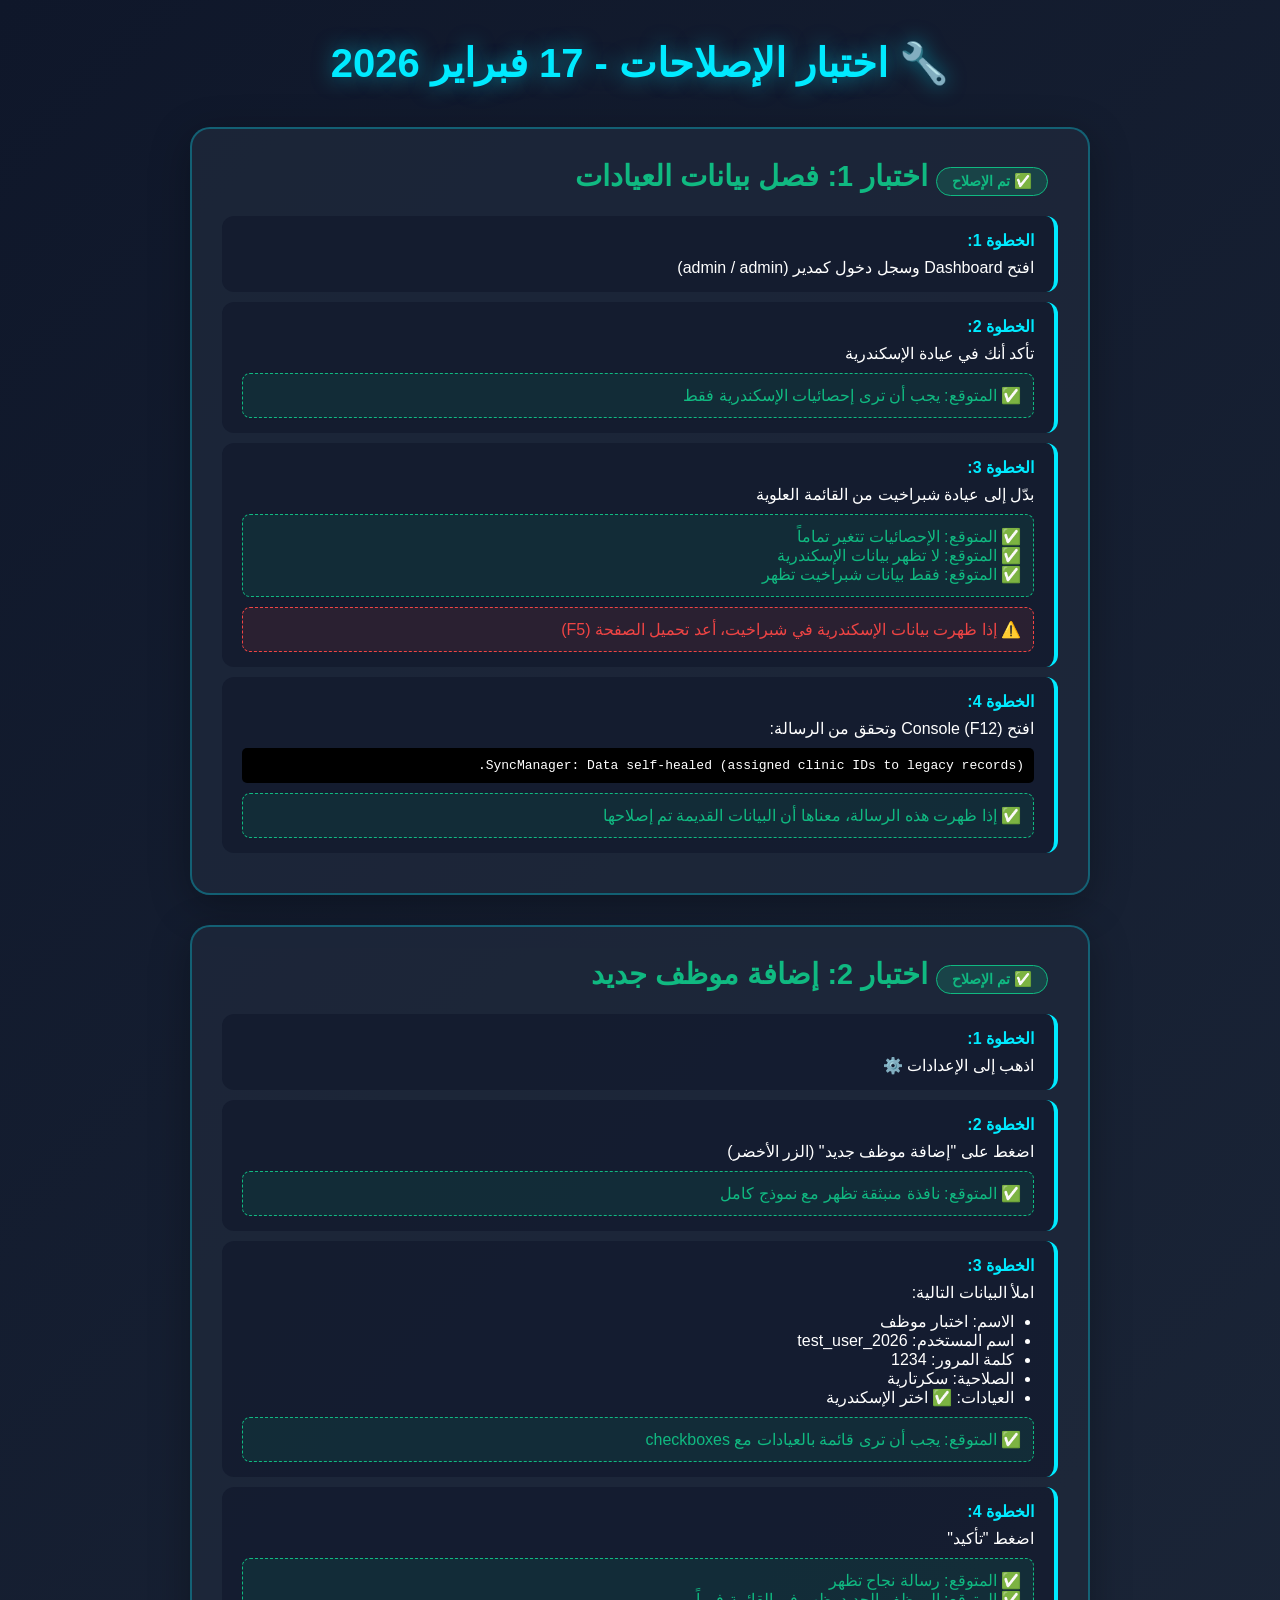
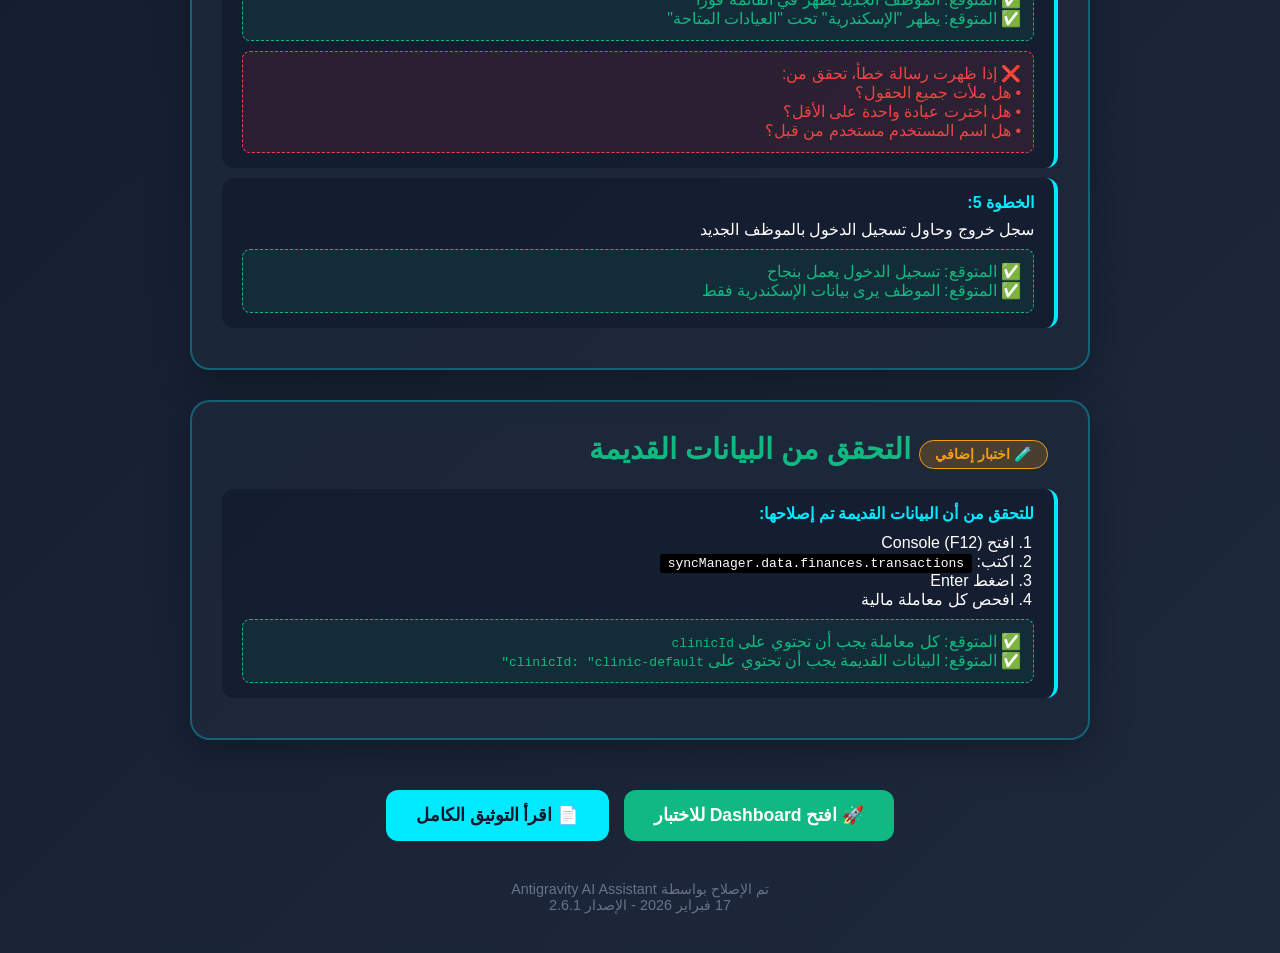
<file: TEST_FIXES.html>
<!DOCTYPE html>
<html lang="ar" dir="rtl">

<head>
    <meta charset="UTF-8">
    <meta name="viewport" content="width=device-width, initial-scale=1.0">
    <title>اختبار الإصلاحات - 17 فبراير 2026</title>
    <style>
        * {
            margin: 0;
            padding: 0;
            box-sizing: border-box;
        }

        body {
            font-family: 'Segoe UI', Tahoma, Geneva, Verdana, sans-serif;
            background: linear-gradient(135deg, #0f172a 0%, #1e293b 100%);
            color: #fff;
            padding: 40px 20px;
            min-height: 100vh;
        }

        .container {
            max-width: 900px;
            margin: 0 auto;
        }

        h1 {
            text-align: center;
            color: #00eaff;
            margin-bottom: 40px;
            font-size: 2.5rem;
            text-shadow: 0 0 20px rgba(0, 234, 255, 0.5);
        }

        .test-card {
            background: rgba(30, 41, 59, 0.8);
            border: 2px solid rgba(0, 234, 255, 0.3);
            border-radius: 20px;
            padding: 30px;
            margin-bottom: 30px;
            box-shadow: 0 10px 40px rgba(0, 0, 0, 0.3);
        }

        .test-card h2 {
            color: #10b981;
            margin-bottom: 20px;
            font-size: 1.8rem;
        }

        .test-step {
            background: rgba(15, 23, 42, 0.6);
            padding: 15px 20px;
            margin: 10px 0;
            border-radius: 12px;
            border-right: 4px solid #00eaff;
        }

        .test-step strong {
            color: #00eaff;
            display: block;
            margin-bottom: 8px;
        }

        .expected {
            background: rgba(16, 185, 129, 0.1);
            border: 1px dashed #10b981;
            padding: 12px;
            border-radius: 8px;
            margin-top: 10px;
            color: #10b981;
        }

        .warning {
            background: rgba(239, 68, 68, 0.1);
            border: 1px dashed #ef4444;
            padding: 12px;
            border-radius: 8px;
            margin-top: 10px;
            color: #ef4444;
        }

        .btn {
            background: #00eaff;
            color: #0f172a;
            border: none;
            padding: 15px 30px;
            border-radius: 12px;
            font-size: 1.1rem;
            font-weight: 800;
            cursor: pointer;
            transition: all 0.3s;
            display: inline-block;
            text-decoration: none;
            margin: 10px 5px;
        }

        .btn:hover {
            transform: translateY(-2px);
            box-shadow: 0 10px 30px rgba(0, 234, 255, 0.4);
        }

        .btn-success {
            background: #10b981;
            color: #fff;
        }

        .status {
            display: inline-block;
            padding: 5px 15px;
            border-radius: 20px;
            font-size: 0.9rem;
            font-weight: 700;
            margin-right: 10px;
        }

        .status-fixed {
            background: rgba(16, 185, 129, 0.2);
            color: #10b981;
            border: 1px solid #10b981;
        }

        .status-testing {
            background: rgba(245, 158, 11, 0.2);
            color: #f59e0b;
            border: 1px solid #f59e0b;
        }
    </style>
</head>

<body>
    <div class="container">
        <h1>🔧 اختبار الإصلاحات - 17 فبراير 2026</h1>

        <div class="test-card">
            <h2>
                <span class="status status-fixed">✅ تم الإصلاح</span>
                اختبار 1: فصل بيانات العيادات
            </h2>

            <div class="test-step">
                <strong>الخطوة 1:</strong>
                افتح Dashboard وسجل دخول كمدير (admin / admin)
            </div>

            <div class="test-step">
                <strong>الخطوة 2:</strong>
                تأكد أنك في عيادة الإسكندرية
                <div class="expected">
                    ✅ المتوقع: يجب أن ترى إحصائيات الإسكندرية فقط
                </div>
            </div>

            <div class="test-step">
                <strong>الخطوة 3:</strong>
                بدّل إلى عيادة شبراخيت من القائمة العلوية
                <div class="expected">
                    ✅ المتوقع: الإحصائيات تتغير تماماً<br>
                    ✅ المتوقع: لا تظهر بيانات الإسكندرية<br>
                    ✅ المتوقع: فقط بيانات شبراخيت تظهر
                </div>
                <div class="warning">
                    ⚠️ إذا ظهرت بيانات الإسكندرية في شبراخيت، أعد تحميل الصفحة (F5)
                </div>
            </div>

            <div class="test-step">
                <strong>الخطوة 4:</strong>
                افتح Console (F12) وتحقق من الرسالة:
                <code style="display: block; background: #000; padding: 10px; margin-top: 10px; border-radius: 5px;">
                    SyncManager: Data self-healed (assigned clinic IDs to legacy records).
                </code>
                <div class="expected">
                    ✅ إذا ظهرت هذه الرسالة، معناها أن البيانات القديمة تم إصلاحها
                </div>
            </div>
        </div>

        <div class="test-card">
            <h2>
                <span class="status status-fixed">✅ تم الإصلاح</span>
                اختبار 2: إضافة موظف جديد
            </h2>

            <div class="test-step">
                <strong>الخطوة 1:</strong>
                اذهب إلى الإعدادات ⚙️
            </div>

            <div class="test-step">
                <strong>الخطوة 2:</strong>
                اضغط على "إضافة موظف جديد" (الزر الأخضر)
                <div class="expected">
                    ✅ المتوقع: نافذة منبثقة تظهر مع نموذج كامل
                </div>
            </div>

            <div class="test-step">
                <strong>الخطوة 3:</strong>
                املأ البيانات التالية:
                <ul style="margin-top: 10px; padding-right: 20px;">
                    <li>الاسم: اختبار موظف</li>
                    <li>اسم المستخدم: test_user_2026</li>
                    <li>كلمة المرور: 1234</li>
                    <li>الصلاحية: سكرتارية</li>
                    <li>العيادات: ✅ اختر الإسكندرية</li>
                </ul>
                <div class="expected">
                    ✅ المتوقع: يجب أن ترى قائمة بالعيادات مع checkboxes
                </div>
            </div>

            <div class="test-step">
                <strong>الخطوة 4:</strong>
                اضغط "تأكيد"
                <div class="expected">
                    ✅ المتوقع: رسالة نجاح تظهر<br>
                    ✅ المتوقع: الموظف الجديد يظهر في القائمة فوراً<br>
                    ✅ المتوقع: يظهر "الإسكندرية" تحت "العيادات المتاحة"
                </div>
                <div class="warning">
                    ❌ إذا ظهرت رسالة خطأ، تحقق من:<br>
                    • هل ملأت جميع الحقول؟<br>
                    • هل اخترت عيادة واحدة على الأقل؟<br>
                    • هل اسم المستخدم مستخدم من قبل؟
                </div>
            </div>

            <div class="test-step">
                <strong>الخطوة 5:</strong>
                سجل خروج وحاول تسجيل الدخول بالموظف الجديد
                <div class="expected">
                    ✅ المتوقع: تسجيل الدخول يعمل بنجاح<br>
                    ✅ المتوقع: الموظف يرى بيانات الإسكندرية فقط
                </div>
            </div>
        </div>

        <div class="test-card">
            <h2>
                <span class="status status-testing">🧪 اختبار إضافي</span>
                التحقق من البيانات القديمة
            </h2>

            <div class="test-step">
                <strong>للتحقق من أن البيانات القديمة تم إصلاحها:</strong>
                <ol style="margin-top: 10px; padding-right: 20px;">
                    <li>افتح Console (F12)</li>
                    <li>اكتب: <code
                            style="background: #000; padding: 2px 8px; border-radius: 3px;">syncManager.data.finances.transactions</code>
                    </li>
                    <li>اضغط Enter</li>
                    <li>افحص كل معاملة مالية</li>
                </ol>
                <div class="expected">
                    ✅ المتوقع: كل معاملة يجب أن تحتوي على <code>clinicId</code><br>
                    ✅ المتوقع: البيانات القديمة يجب أن تحتوي على <code>clinicId: "clinic-default"</code>
                </div>
            </div>
        </div>

        <div style="text-align: center; margin-top: 40px;">
            <a href="index.html" class="btn btn-success">
                🚀 افتح Dashboard للاختبار
            </a>
            <a href="FIXES_2026_02_17.md" class="btn">
                📄 اقرأ التوثيق الكامل
            </a>
        </div>

        <div style="text-align: center; margin-top: 30px; color: #64748b; font-size: 0.9rem;">
            <p>تم الإصلاح بواسطة Antigravity AI Assistant</p>
            <p>17 فبراير 2026 - الإصدار 2.6.1</p>
        </div>
    </div>
</body>

</html>
</file>
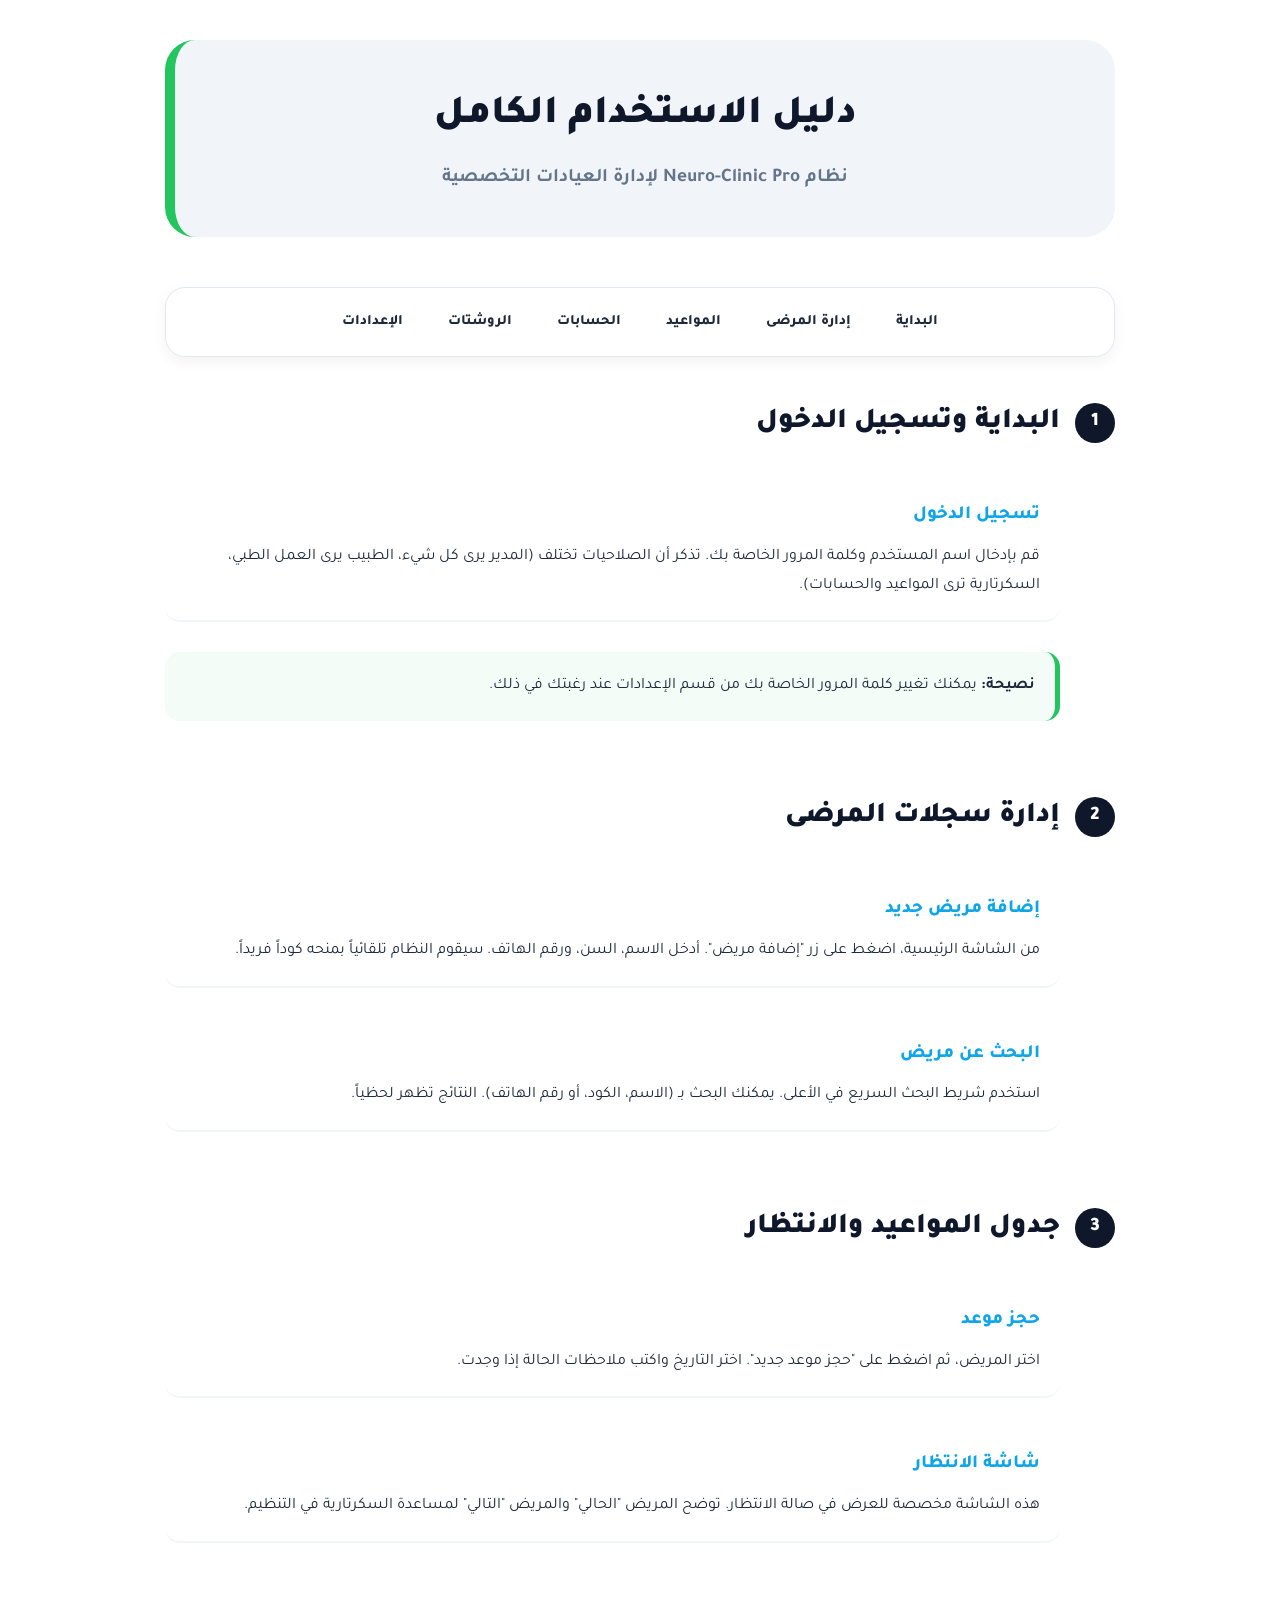
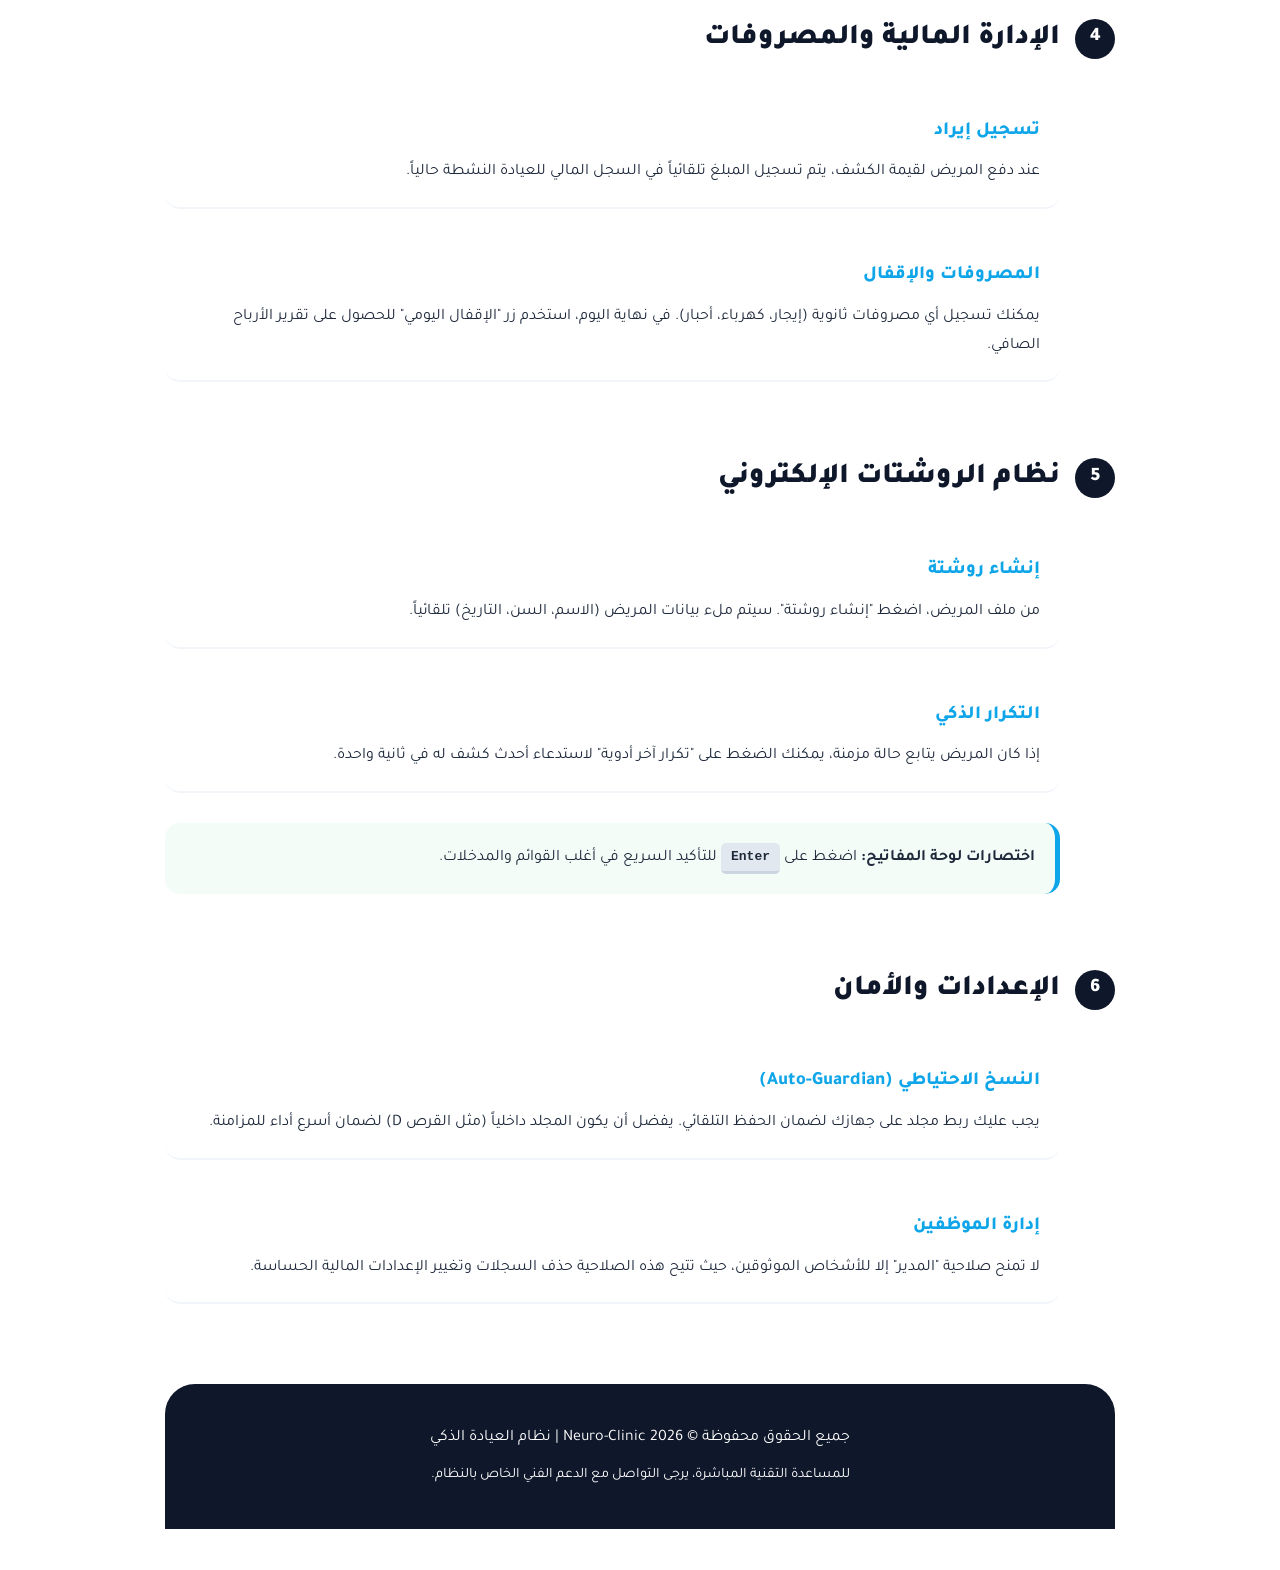
<file: user_manual.html>
<!DOCTYPE html>
<html lang="ar" dir="rtl">

<head>
    <meta charset="UTF-8">
    <meta name="viewport" content="width=device-width, initial-scale=1.0">
    <title>دليل المستخدم | Neuro-Clinic Pro</title>
    <link href="https://fonts.googleapis.com/css2?family=Tajawal:wght@400;500;700;800;900&display=swap"
        rel="stylesheet">
    <link rel="stylesheet" href="https://cdnjs.cloudflare.com/ajax/libs/font-awesome/6.4.0/css/all.min.css">
    <style>
        :root {
            --primary: #0f172a;
            --accent: #22c55e;
            --info: #0ea5e9;
            --warning: #f59e0b;
            --text-main: #1e293b;
            --text-muted: #64748b;
            --bg-light: #f1f5f9;
        }

        * {
            box-sizing: border-box;
            margin: 0;
            padding: 0;
        }

        body {
            font-family: 'Tajawal', sans-serif;
            background-color: #fff;
            color: var(--text-main);
            line-height: 1.8;
            padding: 40px;
        }

        .container {
            max-width: 950px;
            margin: 0 auto;
        }

        header {
            text-align: center;
            margin-bottom: 50px;
            padding: 40px;
            background: var(--bg-light);
            border-radius: 30px;
            border-left: 10px solid var(--accent);
        }

        h1 {
            font-weight: 900;
            font-size: 2.5rem;
            color: var(--primary);
            margin-bottom: 10px;
        }

        .subtitle {
            font-size: 1.2rem;
            color: var(--text-muted);
            font-weight: 700;
        }

        nav {
            background: #fff;
            border: 1px solid #e2e8f0;
            padding: 20px;
            border-radius: 20px;
            margin-bottom: 40px;
            position: sticky;
            top: 20px;
            z-index: 100;
            box-shadow: 0 5px 15px rgba(0, 0, 0, 0.05);
        }

        nav ul {
            list-style: none;
            display: flex;
            flex-wrap: wrap;
            gap: 15px;
            justify-content: center;
        }

        nav a {
            text-decoration: none;
            color: var(--text-main);
            font-weight: 800;
            padding: 8px 15px;
            border-radius: 10px;
            transition: 0.3s;
            font-size: 0.9rem;
        }

        nav a:hover {
            background: var(--accent);
            color: #fff;
        }

        section {
            margin-bottom: 70px;
            scroll-margin-top: 100px;
        }

        .step-title {
            display: flex;
            align-items: center;
            gap: 15px;
            margin-bottom: 30px;
        }

        .step-number {
            background: var(--primary);
            color: #fff;
            width: 40px;
            height: 40px;
            border-radius: 50%;
            display: flex;
            align-items: center;
            justify-content: center;
            font-weight: 900;
            font-size: 1.2rem;
            flex-shrink: 0;
        }

        h2 {
            font-size: 1.8rem;
            font-weight: 900;
            color: var(--primary);
        }

        .instructions {
            padding-right: 55px;
        }

        .alert-box {
            background: rgba(34, 197, 94, 0.05);
            border-right: 5px solid var(--accent);
            padding: 20px;
            border-radius: 15px;
            margin: 20px 0;
        }

        .instruction-item {
            margin-bottom: 30px;
            background: #fff;
            padding: 20px;
            border-radius: 15px;
            border-bottom: 2px solid #f1f5f9;
        }

        .instruction-item h3 {
            font-weight: 800;
            margin-bottom: 10px;
            color: var(--info);
        }

        .key-tip {
            display: inline-block;
            background: #e2e8f0;
            padding: 2px 10px;
            border-radius: 5px;
            font-family: monospace;
            font-weight: 900;
            border-bottom: 3px solid #cbd5e1;
        }

        .footer {
            text-align: center;
            margin-top: 80px;
            padding: 40px;
            background: var(--primary);
            color: #fff;
            border-radius: 30px 30px 0 0;
        }

        @media print {
            nav {
                display: none;
            }

            body {
                padding: 0;
            }

            .container {
                max-width: 100%;
            }

            .footer {
                background: #fff !important;
                color: #000 !important;
                border-top: 2px solid #000;
            }
        }
    </style>
</head>

<body>
    <div class="container">
        <header>
            <h1>دليل الاستخدام الكامل</h1>
            <p class="subtitle">نظام Neuro-Clinic Pro لإدارة العيادات التخصصية</p>
        </header>

        <nav>
            <ul>
                <li><a href="#getting-started">البداية</a></li>
                <li><a href="#patients">إدارة المرضى</a></li>
                <li><a href="#booking">المواعيد</a></li>
                <li><a href="#finance">الحسابات</a></li>
                <li><a href="#prescriptions">الروشتات</a></li>
                <li><a href="#settings">الإعدادات</a></li>
            </ul>
        </nav>

        <!-- Start -->
        <section id="getting-started">
            <div class="step-title">
                <div class="step-number">1</div>
                <h2>البداية وتسجيل الدخول</h2>
            </div>
            <div class="instructions">
                <div class="instruction-item">
                    <h3>تسجيل الدخول</h3>
                    <p>قم بإدخال اسم المستخدم وكلمة المرور الخاصة بك. تذكر أن الصلاحيات تختلف (المدير يرى كل شيء، الطبيب
                        يرى العمل الطبي، السكرتارية ترى المواعيد والحسابات).</p>
                </div>
                <div class="alert-box">
                    <strong>نصيحة:</strong> يمكنك تغيير كلمة المرور الخاصة بك من قسم الإعدادات عند رغبتك في ذلك.
                </div>
            </div>
        </section>

        <!-- Patients -->
        <section id="patients">
            <div class="step-title">
                <div class="step-number">2</div>
                <h2>إدارة سجلات المرضى</h2>
            </div>
            <div class="instructions">
                <div class="instruction-item">
                    <h3>إضافة مريض جديد</h3>
                    <p>من الشاشة الرئيسية، اضغط على زر "إضافة مريض". أدخل الاسم، السن، ورقم الهاتف. سيقوم النظام
                        تلقائياً بمنحه كوداً فريداً.</p>
                </div>
                <div class="instruction-item">
                    <h3>البحث عن مريض</h3>
                    <p>استخدم شريط البحث السريع في الأعلى. يمكنك البحث بـ (الاسم، الكود، أو رقم الهاتف). النتائج تظهر
                        لحظياً.</p>
                </div>
            </div>
        </section>

        <!-- Appointments -->
        <section id="booking">
            <div class="step-title">
                <div class="step-number">3</div>
                <h2>جدول المواعيد والانتظار</h2>
            </div>
            <div class="instructions">
                <div class="instruction-item">
                    <h3>حجز موعد</h3>
                    <p>اختر المريض، ثم اضغط على "حجز موعد جديد". اختر التاريخ واكتب ملاحظات الحالة إذا وجدت.</p>
                </div>
                <div class="instruction-item">
                    <h3>شاشة الانتظار</h3>
                    <p>هذه الشاشة مخصصة للعرض في صالة الانتظار. توضح المريض "الحالي" والمريض "التالي" لمساعدة السكرتارية
                        في التنظيم.</p>
                </div>
            </div>
        </section>

        <!-- Finance -->
        <section id="finance">
            <div class="step-title">
                <div class="step-number">4</div>
                <h2>الإدارة المالية والمصروفات</h2>
            </div>
            <div class="instructions">
                <div class="instruction-item">
                    <h3>تسجيل إيراد</h3>
                    <p>عند دفع المريض لقيمة الكشف، يتم تسجيل المبلغ تلقائياً في السجل المالي للعيادة النشطة حالياً.</p>
                </div>
                <div class="instruction-item">
                    <h3>المصروفات والإقفال</h3>
                    <p>يمكنك تسجيل أي مصروفات ثانوية (إيجار، كهرباء، أحبار). في نهاية اليوم، استخدم زر "الإقفال اليومي"
                        للحصول على تقرير الأرباح الصافي.</p>
                </div>
            </div>
        </section>

        <!-- Prescriptions -->
        <section id="prescriptions">
            <div class="step-title">
                <div class="step-number">5</div>
                <h2>نظام الروشتات الإلكتروني</h2>
            </div>
            <div class="instructions">
                <div class="instruction-item">
                    <h3>إنشاء روشتة</h3>
                    <p>من ملف المريض، اضغط "إنشاء روشتة". سيتم ملء بيانات المريض (الاسم، السن، التاريخ) تلقائياً.</p>
                </div>
                <div class="instruction-item">
                    <h3>التكرار الذكي</h3>
                    <p>إذا كان المريض يتابع حالة مزمنة، يمكنك الضغط على "تكرار آخر أدوية" لاستدعاء أحدث كشف له في ثانية
                        واحدة.</p>
                </div>
                <div class="alert-box" style="border-right-color: var(--info);">
                    <strong>اختصارات لوحة المفاتيح:</strong> اضغط على <span class="key-tip">Enter</span> للتأكيد السريع
                    في أغلب القوائم والمدخلات.
                </div>
            </div>
        </section>

        <!-- Settings -->
        <section id="settings">
            <div class="step-title">
                <div class="step-number">6</div>
                <h2>الإعدادات والأمان</h2>
            </div>
            <div class="instructions">
                <div class="instruction-item">
                    <h3>النسخ الاحتياطي (Auto-Guardian)</h3>
                    <p>يجب عليك ربط مجلد على جهازك لضمان الحفظ التلقائي. يفضل أن يكون المجلد داخلياً (مثل القرص D) لضمان
                        أسرع أداء للمزامنة.</p>
                </div>
                <div class="instruction-item">
                    <h3>إدارة الموظفين</h3>
                    <p>لا تمنح صلاحية "المدير" إلا للأشخاص الموثوقين، حيث تتيح هذه الصلاحية حذف السجلات وتغيير الإعدادات
                        المالية الحساسة.</p>
                </div>
            </div>
        </section>

        <footer class="footer">
            <p>جميع الحقوق محفوظة &copy; 2026 Neuro-Clinic | نظام العيادة الذكي</p>
            <p style="margin-top: 10px; font-size: 0.9rem;">للمساعدة التقنية المباشرة، يرجى التواصل مع الدعم الفني الخاص
                بالنظام.</p>
        </footer>
    </div>

    <script>
        // Smooth scrolling for navigation
        document.querySelectorAll('nav a').forEach(anchor => {
            anchor.addEventListener('click', function (e) {
                e.preventDefault();
                document.querySelector(this.getAttribute('href')).scrollIntoView({
                    behavior: 'smooth'
                });
            });
        });
    </script>
</body>

</html>
</file>
